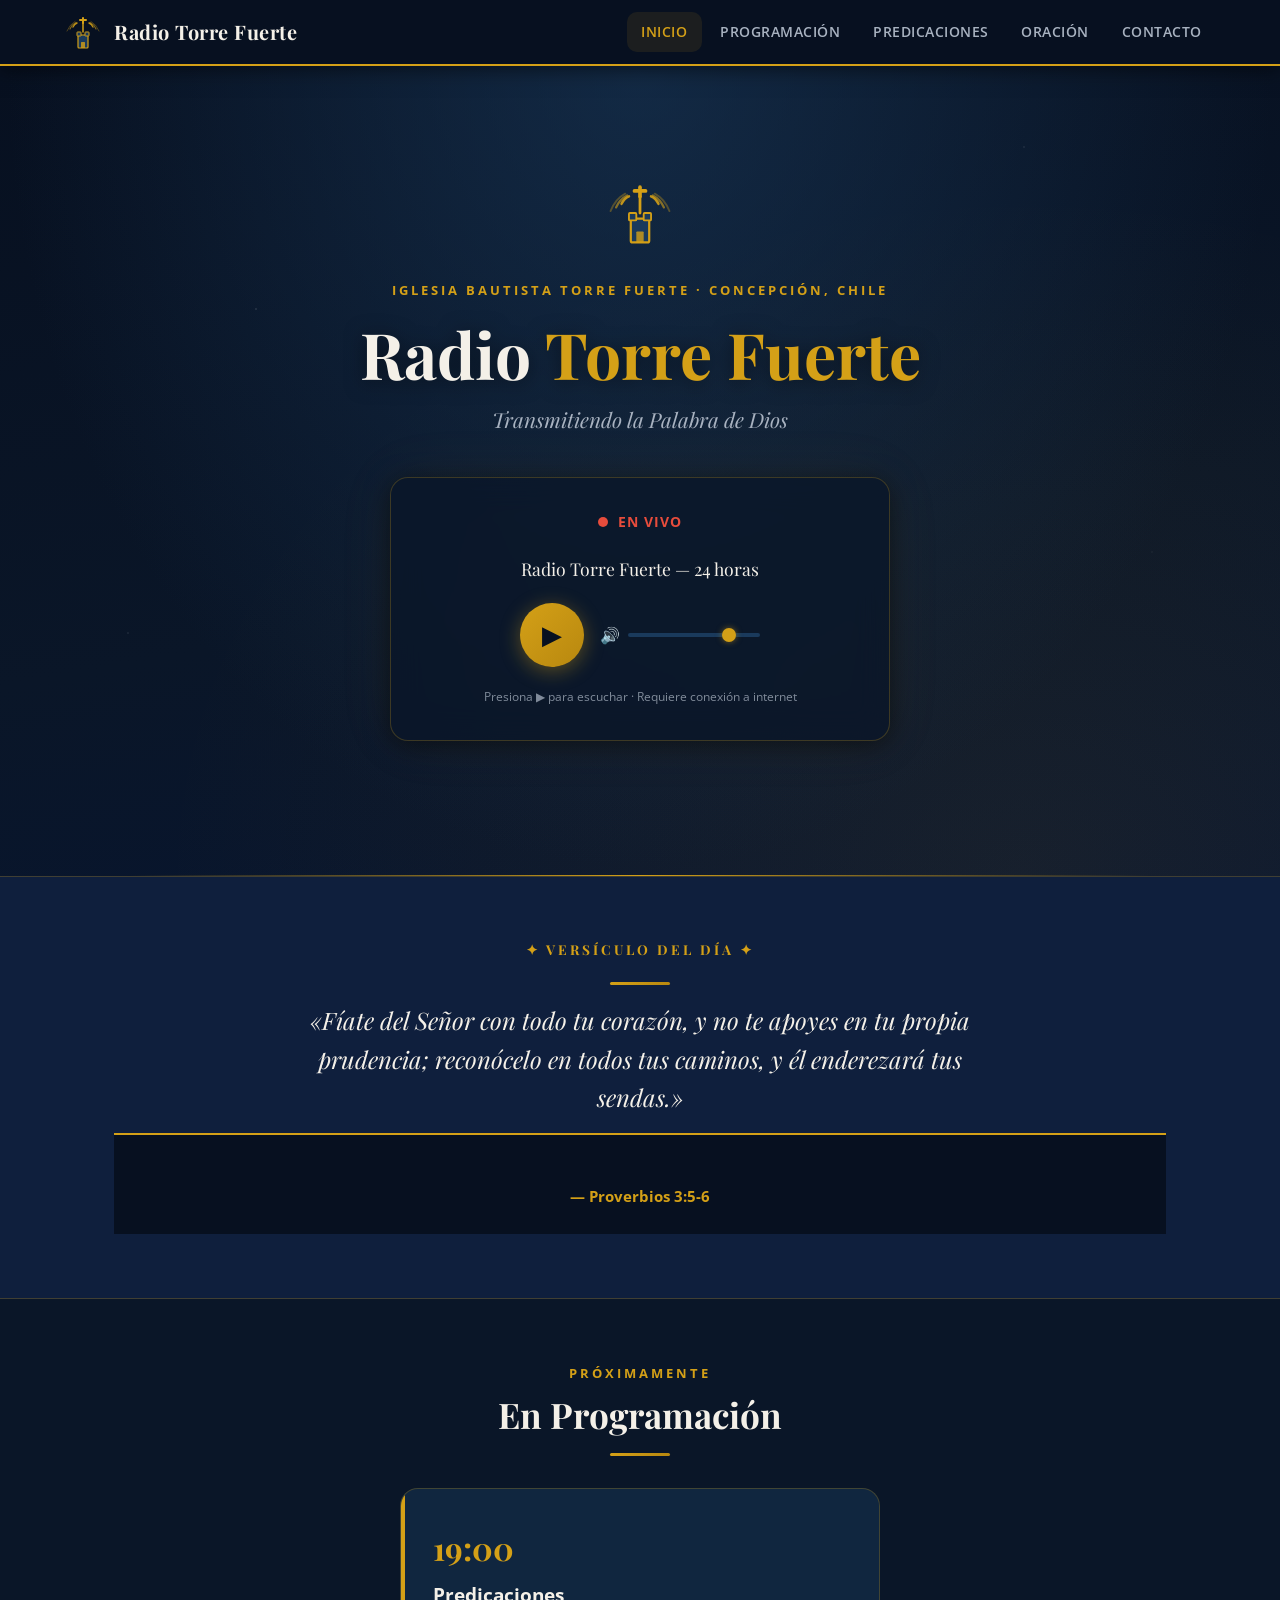
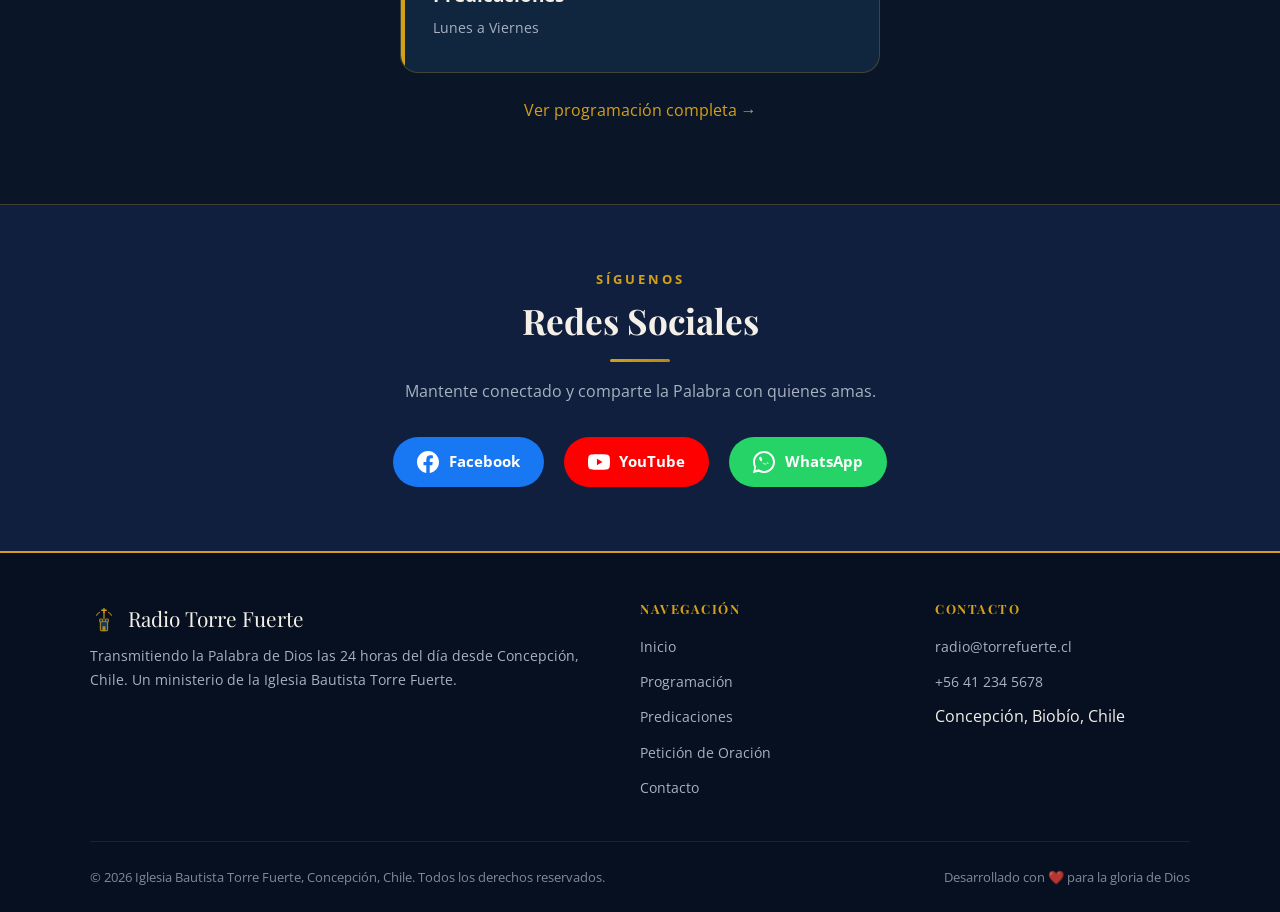
<file: index.html>
<!DOCTYPE html>
<html lang="es">
<head>
  <meta charset="UTF-8" />
  <meta name="viewport" content="width=device-width, initial-scale=1.0" />
  <meta name="description" content="Radio Torre Fuerte — Transmitiendo la Palabra de Dios. Web radio cristiana de la Iglesia Bautista Torre Fuerte, Concepción, Chile." />
  <meta name="theme-color" content="#0a1628" />
  <title>Radio Torre Fuerte | Transmitiendo la Palabra de Dios</title>

  <!-- Google Fonts -->
  <link rel="preconnect" href="https://fonts.googleapis.com" />
  <link rel="preconnect" href="https://fonts.gstatic.com" crossorigin />
  <link href="https://fonts.googleapis.com/css2?family=Playfair+Display:ital,wght@0,600;0,700;1,500&family=Open+Sans:wght@400;600;700&display=swap" rel="stylesheet" />

  <link rel="stylesheet" href="css/style.css" />
</head>
<body>

  <!-- ======================================================
       NAVBAR
       ====================================================== -->
  <nav class="navbar" role="navigation" aria-label="Navegación principal">
    <div class="navbar-inner">

      <!-- Logo + Nombre -->
      <a href="index.html" class="navbar-brand" aria-label="Radio Torre Fuerte — Inicio">
        <!-- Logo SVG: Torre con ondas de radio y cruz -->
        <svg width="38" height="38" viewBox="0 0 38 38" fill="none" xmlns="http://www.w3.org/2000/svg" aria-hidden="true">
          <!-- Torre / Edificio -->
          <rect x="14" y="22" width="10" height="13" rx="1" fill="#1a3a5c" stroke="#d4a017" stroke-width="1.2"/>
          <!-- Puerta de la torre -->
          <rect x="17" y="29" width="4" height="6" rx="0.5" fill="#d4a017" opacity="0.8"/>
          <!-- Muros de almenas -->
          <rect x="13" y="19" width="4"  height="4" rx="0.5" fill="#1a3a5c" stroke="#d4a017" stroke-width="1"/>
          <rect x="21" y="19" width="4"  height="4" rx="0.5" fill="#1a3a5c" stroke="#d4a017" stroke-width="1"/>
          <!-- Poste de la antena -->
          <line x1="19" y1="19" x2="19" y2="10" stroke="#d4a017" stroke-width="1.5" stroke-linecap="round"/>
          <!-- Cruz en la cima -->
          <line x1="19" y1="5"  x2="19" y2="10" stroke="#d4a017" stroke-width="2"   stroke-linecap="round"/>
          <line x1="16" y1="7"  x2="22" y2="7"  stroke="#d4a017" stroke-width="2"   stroke-linecap="round"/>
          <!-- Ondas de radio (arcos) -->
          <path d="M9 14 Q10.5 11 13 10"   stroke="#d4a017" stroke-width="1.4" stroke-linecap="round" fill="none" opacity="0.9"/>
          <path d="M6 16 Q8 11.5 12 9.5"   stroke="#d4a017" stroke-width="1.2" stroke-linecap="round" fill="none" opacity="0.6"/>
          <path d="M3 18 Q5.5 11.5 11 8.5" stroke="#d4a017" stroke-width="1"   stroke-linecap="round" fill="none" opacity="0.35"/>
          <path d="M29 14 Q27.5 11 25 10"  stroke="#d4a017" stroke-width="1.4" stroke-linecap="round" fill="none" opacity="0.9"/>
          <path d="M32 16 Q30 11.5 26 9.5" stroke="#d4a017" stroke-width="1.2" stroke-linecap="round" fill="none" opacity="0.6"/>
          <path d="M35 18 Q32.5 11.5 27 8.5" stroke="#d4a017" stroke-width="1" stroke-linecap="round" fill="none" opacity="0.35"/>
        </svg>
        <span>Radio Torre Fuerte</span>
      </a>

      <!-- Menú principal -->
      <ul class="nav-menu" id="nav-menu" role="menubar">
        <li role="none"><a href="index.html"        role="menuitem">Inicio</a></li>
        <li role="none"><a href="programacion.html" role="menuitem">Programación</a></li>
        <li role="none"><a href="predicaciones.html" role="menuitem">Predicaciones</a></li>
        <li role="none"><a href="oracion.html"      role="menuitem">Oración</a></li>
        <li role="none"><a href="contacto.html"     role="menuitem">Contacto</a></li>
      </ul>

      <!-- Hamburger (móvil) -->
      <button class="hamburger" id="hamburger-btn" aria-label="Abrir menú" aria-expanded="false" aria-controls="nav-menu">
        <span></span><span></span><span></span>
      </button>
    </div>
  </nav>

  <!-- Overlay del menú móvil -->
  <div class="nav-overlay" id="nav-overlay" aria-hidden="true"></div>

  <main>

    <!-- ======================================================
         HERO — REPRODUCTOR EN VIVO
         ====================================================== -->
    <section class="hero" aria-labelledby="hero-heading">

      <!-- Logo grande decorativo -->
      <div class="hero-logo fade-in">
        <svg width="70" height="70" viewBox="0 0 38 38" fill="none" xmlns="http://www.w3.org/2000/svg" aria-hidden="true">
          <rect x="14" y="22" width="10" height="13" rx="1" fill="#1a3a5c" stroke="#d4a017" stroke-width="1.2"/>
          <rect x="17" y="29" width="4"  height="6"  rx="0.5" fill="#d4a017" opacity="0.8"/>
          <rect x="13" y="19" width="4"  height="4"  rx="0.5" fill="#1a3a5c" stroke="#d4a017" stroke-width="1"/>
          <rect x="21" y="19" width="4"  height="4"  rx="0.5" fill="#1a3a5c" stroke="#d4a017" stroke-width="1"/>
          <line x1="19" y1="19" x2="19" y2="10" stroke="#d4a017" stroke-width="1.5" stroke-linecap="round"/>
          <line x1="19" y1="5"  x2="19" y2="10" stroke="#d4a017" stroke-width="2"   stroke-linecap="round"/>
          <line x1="16" y1="7"  x2="22" y2="7"  stroke="#d4a017" stroke-width="2"   stroke-linecap="round"/>
          <path d="M9 14 Q10.5 11 13 10"   stroke="#d4a017" stroke-width="1.4" stroke-linecap="round" fill="none" opacity="0.9"/>
          <path d="M6 16 Q8 11.5 12 9.5"   stroke="#d4a017" stroke-width="1.2" stroke-linecap="round" fill="none" opacity="0.6"/>
          <path d="M3 18 Q5.5 11.5 11 8.5" stroke="#d4a017" stroke-width="1"   stroke-linecap="round" fill="none" opacity="0.35"/>
          <path d="M29 14 Q27.5 11 25 10"  stroke="#d4a017" stroke-width="1.4" stroke-linecap="round" fill="none" opacity="0.9"/>
          <path d="M32 16 Q30 11.5 26 9.5" stroke="#d4a017" stroke-width="1.2" stroke-linecap="round" fill="none" opacity="0.6"/>
          <path d="M35 18 Q32.5 11.5 27 8.5" stroke="#d4a017" stroke-width="1" stroke-linecap="round" fill="none" opacity="0.35"/>
        </svg>
      </div>

      <p class="hero-eyebrow fade-in fade-in-delay-1">Iglesia Bautista Torre Fuerte · Concepción, Chile</p>

      <h1 id="hero-heading" class="fade-in fade-in-delay-1">
        Radio <span>Torre Fuerte</span>
      </h1>

      <p class="hero-slogan fade-in fade-in-delay-2">Transmitiendo la Palabra de Dios</p>

      <!-- Reproductor principal -->
      <div class="player-card fade-in fade-in-delay-3" role="region" aria-label="Reproductor de radio en vivo">

        <!-- Estado EN VIVO / FUERA DEL AIRE -->
        <div class="player-status" id="player-status" aria-live="polite">
          <span class="vivo-dot" id="vivo-dot"></span>
          <span class="vivo-label">EN VIVO</span>
        </div>

        <p class="player-title">Radio Torre Fuerte — 24 horas</p>

        <!-- Elemento de audio nativo (oculto, manejado por JS) -->
        <!-- ⚠️ IMPORTANTE: Reemplaza XXXXXXXXX con tu stream ID de Zeno.fm -->
        <!-- Ejemplo: https://stream.zeno.fm/abcde12345uv -->
        <audio
          id="stream-audio"
          preload="none"
          data-src="https://stream.zeno.fm/XXXXXXXXX"
          aria-label="Stream de Radio Torre Fuerte">
        </audio>

        <!-- Controles personalizados -->
        <div class="player-controls">
          <!-- Botón play/pause -->
          <button
            class="btn-play"
            id="btn-play"
            aria-label="Reproducir"
            title="Reproducir / Pausar">
            ▶
          </button>

          <!-- Control de volumen -->
          <div class="volume-control">
            <label for="volume-slider" title="Volumen">🔊</label>
            <input
              type="range"
              id="volume-slider"
              min="0"
              max="1"
              step="0.05"
              value="0.8"
              aria-label="Control de volumen" />
          </div>
        </div>

        <p class="player-note">Presiona ▶ para escuchar · Requiere conexión a internet</p>
      </div><!-- /player-card -->

    </section><!-- /hero -->


    <!-- ======================================================
         VERSÍCULO DEL DÍA
         ====================================================== -->
    <section class="versiculo-section" aria-labelledby="versiculo-heading">
      <div class="container">
        <h2 id="versiculo-heading">✦ Versículo del Día ✦</h2>
        <div class="divider"></div>

        <blockquote>
          <p class="versiculo-text" id="versiculo-texto">Cargando versículo…</p>
          <footer>
            <cite class="versiculo-ref" id="versiculo-ref"></cite>
          </footer>
        </blockquote>
      </div>
    </section>


    <!-- ======================================================
         PRÓXIMO PROGRAMA
         ====================================================== -->
    <section class="proximo-section" aria-labelledby="proximo-heading">
      <div class="container">
        <span class="section-label">Próximamente</span>
        <h2 id="proximo-heading">En Programación</h2>
        <div class="divider"></div>

        <div class="proximo-card" id="proximo-programa">
          <div class="proximo-time">—:—</div>
          <div class="proximo-name">Cargando…</div>
          <p class="proximo-desc"></p>
        </div>

        <p style="margin-top:1.5rem;">
          <a href="programacion.html">Ver programación completa →</a>
        </p>
      </div>
    </section>


    <!-- ======================================================
         REDES SOCIALES
         ====================================================== -->
    <section class="social-section" aria-labelledby="social-heading">
      <div class="container">
        <span class="section-label">Síguenos</span>
        <h2 id="social-heading">Redes Sociales</h2>
        <div class="divider"></div>
        <p>Mantente conectado y comparte la Palabra con quienes amas.</p>

        <div class="social-grid">
          <!-- ⚠️ Reemplaza los # con tus URLs reales -->
          <a href="https://www.facebook.com/TorreFuerteConcepcion"
             target="_blank" rel="noopener noreferrer"
             class="social-btn facebook"
             aria-label="Visitar Facebook de Radio Torre Fuerte">
            <svg viewBox="0 0 24 24" aria-hidden="true">
              <path d="M24 12.07C24 5.41 18.63 0 12 0S0 5.41 0 12.07C0 18.1 4.39 23.1 10.13 24v-8.44H7.08v-3.49h3.04V9.41c0-3.02 1.8-4.7 4.54-4.7 1.31 0 2.68.24 2.68.24v2.97h-1.51c-1.49 0-1.95.93-1.95 1.88v2.27h3.32l-.53 3.49h-2.79V24C19.61 23.1 24 18.1 24 12.07z"/>
            </svg>
            Facebook
          </a>

          <a href="https://www.youtube.com/@TorreFuerteConcepcion"
             target="_blank" rel="noopener noreferrer"
             class="social-btn youtube"
             aria-label="Visitar YouTube de Radio Torre Fuerte">
            <svg viewBox="0 0 24 24" aria-hidden="true">
              <path d="M23.5 6.19a3.02 3.02 0 00-2.13-2.14C19.52 3.5 12 3.5 12 3.5s-7.52 0-9.37.55A3.02 3.02 0 00.5 6.19C0 8.07 0 12 0 12s0 3.93.5 5.81a3.02 3.02 0 002.13 2.14C4.48 20.5 12 20.5 12 20.5s7.52 0 9.37-.55a3.02 3.02 0 002.13-2.14C24 15.93 24 12 24 12s0-3.93-.5-5.81zM9.75 15.52V8.48L15.82 12l-6.07 3.52z"/>
            </svg>
            YouTube
          </a>

          <a href="https://wa.me/56912345678"
             target="_blank" rel="noopener noreferrer"
             class="social-btn whatsapp"
             aria-label="Contactar por WhatsApp">
            <svg viewBox="0 0 24 24" aria-hidden="true">
              <path d="M17.47 14.38c-.3-.15-1.76-.87-2.03-.97-.27-.1-.47-.15-.67.15s-.77.97-.94 1.17c-.17.2-.35.22-.65.07-.3-.15-1.26-.46-2.4-1.48-.89-.79-1.49-1.76-1.66-2.06-.17-.3-.02-.46.13-.61.13-.13.3-.35.45-.52.15-.17.2-.3.3-.5.1-.2.05-.37-.02-.52-.07-.15-.67-1.6-.92-2.2-.24-.58-.49-.5-.67-.51-.17 0-.37-.02-.57-.02s-.52.07-.79.37c-.27.3-1.03 1-.03 2.43 1 1.44 1.98 2.68 4.3 3.84 2.32 1.17 2.32.78 2.74.73.42-.05 1.37-.56 1.56-1.1.2-.54.2-1 .14-1.1-.07-.1-.27-.17-.57-.32z"/>
              <path d="M12 0C5.37 0 0 5.37 0 12c0 2.12.56 4.11 1.53 5.83L0 24l6.35-1.5A11.95 11.95 0 0012 24c6.63 0 12-5.37 12-12S18.63 0 12 0zm0 21.8a9.78 9.78 0 01-5.3-1.56l-.38-.22-3.76.89.95-3.65-.25-.38A9.76 9.76 0 012.2 12C2.2 6.58 6.58 2.2 12 2.2S21.8 6.58 21.8 12 17.42 21.8 12 21.8z"/>
            </svg>
            WhatsApp
          </a>
        </div>
      </div>
    </section>

  </main>


  <!-- ======================================================
       FOOTER
       ====================================================== -->
  <footer>
    <div class="footer-grid">
      <!-- Columna 1: Marca -->
      <div>
        <div class="footer-brand-name">
          <svg width="28" height="28" viewBox="0 0 38 38" fill="none" xmlns="http://www.w3.org/2000/svg" aria-hidden="true">
            <rect x="14" y="22" width="10" height="13" rx="1" fill="#1a3a5c" stroke="#d4a017" stroke-width="1.2"/>
            <rect x="17" y="29" width="4"  height="6"  rx="0.5" fill="#d4a017" opacity="0.8"/>
            <rect x="13" y="19" width="4"  height="4"  rx="0.5" fill="#1a3a5c" stroke="#d4a017" stroke-width="1"/>
            <rect x="21" y="19" width="4"  height="4"  rx="0.5" fill="#1a3a5c" stroke="#d4a017" stroke-width="1"/>
            <line x1="19" y1="19" x2="19" y2="10" stroke="#d4a017" stroke-width="1.5" stroke-linecap="round"/>
            <line x1="19" y1="5"  x2="19" y2="10" stroke="#d4a017" stroke-width="2"   stroke-linecap="round"/>
            <line x1="16" y1="7"  x2="22" y2="7"  stroke="#d4a017" stroke-width="2"   stroke-linecap="round"/>
            <path d="M9 14 Q10.5 11 13 10"   stroke="#d4a017" stroke-width="1.4" stroke-linecap="round" fill="none" opacity="0.9"/>
            <path d="M29 14 Q27.5 11 25 10"  stroke="#d4a017" stroke-width="1.4" stroke-linecap="round" fill="none" opacity="0.9"/>
          </svg>
          Radio Torre Fuerte
        </div>
        <p class="footer-desc">
          Transmitiendo la Palabra de Dios las 24 horas del día desde Concepción, Chile.
          Un ministerio de la Iglesia Bautista Torre Fuerte.
        </p>
      </div>

      <!-- Columna 2: Navegación -->
      <div class="footer-col">
        <h4>Navegación</h4>
        <ul class="footer-links">
          <li><a href="index.html">Inicio</a></li>
          <li><a href="programacion.html">Programación</a></li>
          <li><a href="predicaciones.html">Predicaciones</a></li>
          <li><a href="oracion.html">Petición de Oración</a></li>
          <li><a href="contacto.html">Contacto</a></li>
        </ul>
      </div>

      <!-- Columna 3: Contacto rápido -->
      <div class="footer-col">
        <h4>Contacto</h4>
        <ul class="footer-links">
          <!-- ⚠️ Reemplaza con datos reales -->
          <li><a href="mailto:radio@torrefuerte.cl">radio@torrefuerte.cl</a></li>
          <li><a href="tel:+56412345678">+56 41 234 5678</a></li>
          <li>Concepción, Biobío, Chile</li>
        </ul>
      </div>
    </div>

    <!-- Copyright -->
    <div class="footer-bottom">
      <p>© <span class="footer-year"></span> Iglesia Bautista Torre Fuerte, Concepción, Chile. Todos los derechos reservados.</p>
      <p>Desarrollado con ❤️ para la gloria de Dios</p>
    </div>
  </footer>

  <script src="js/main.js"></script>
</body>
</html>
</file>
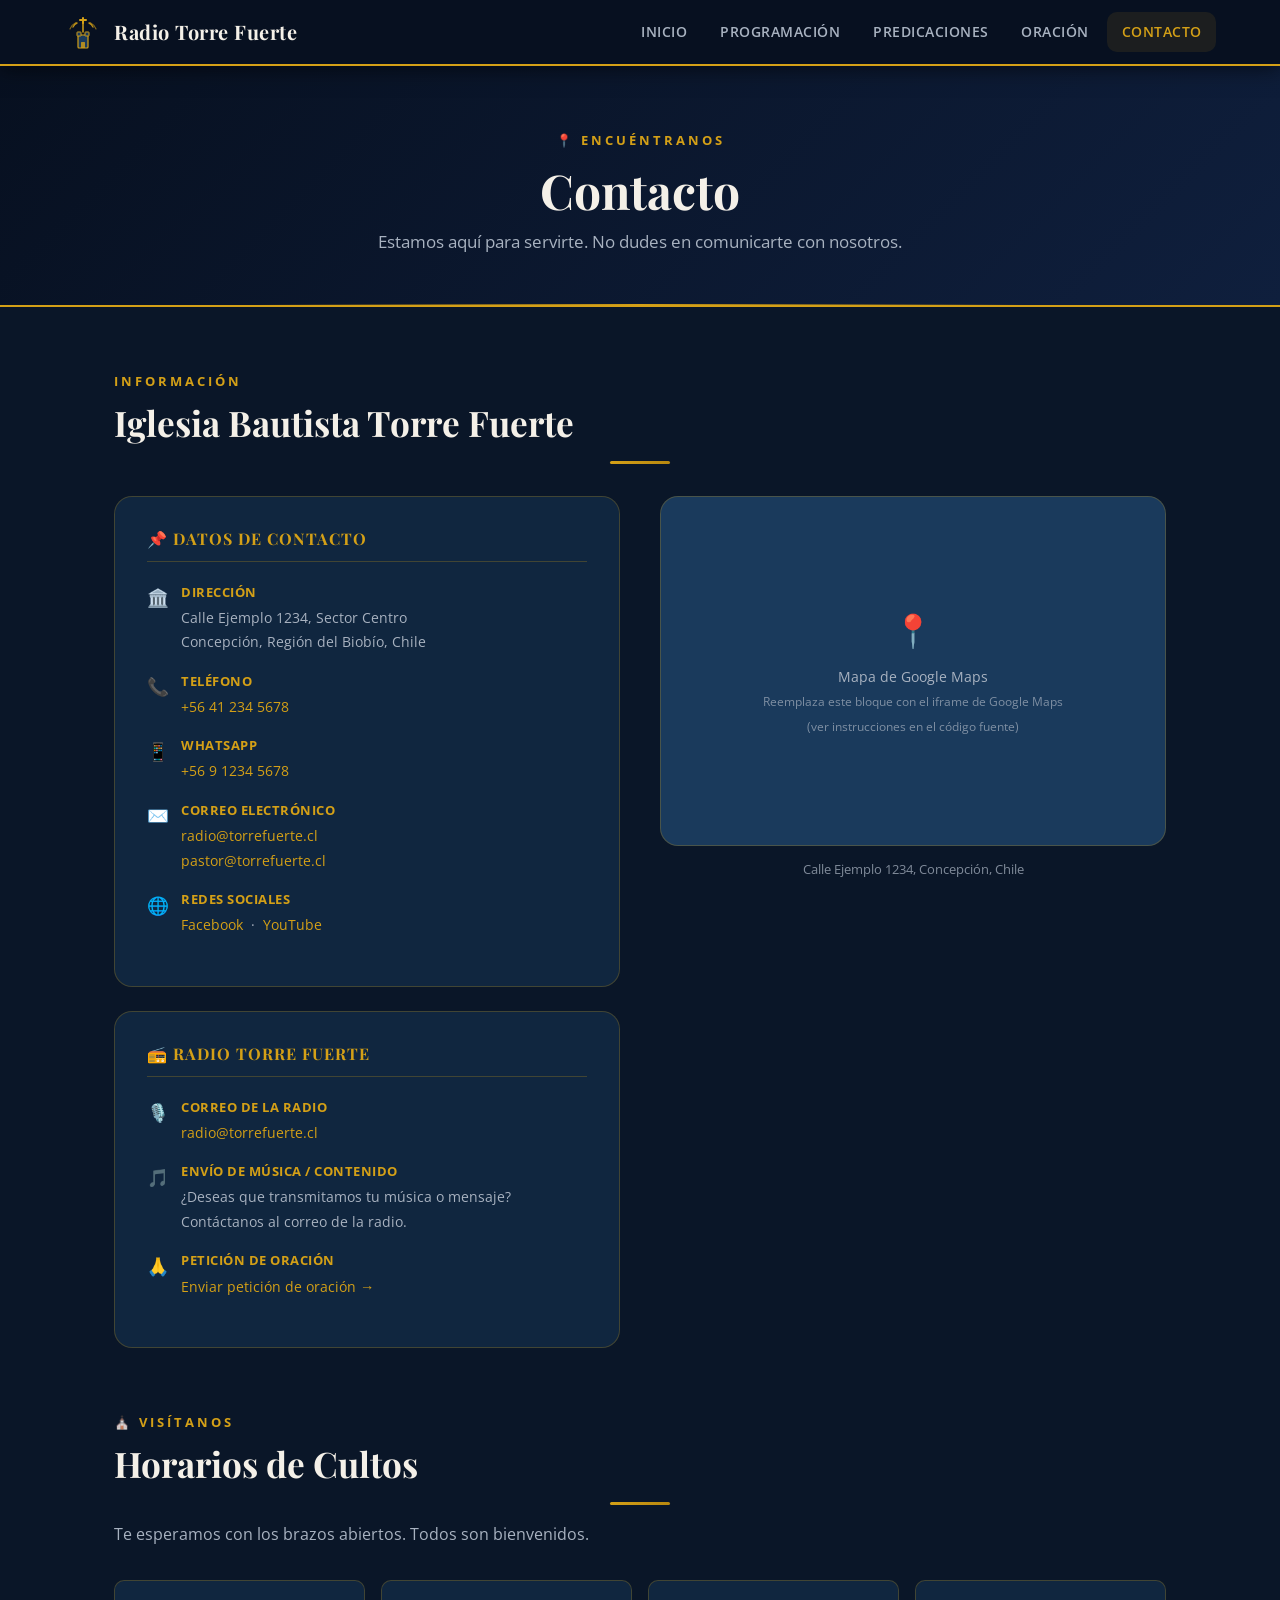
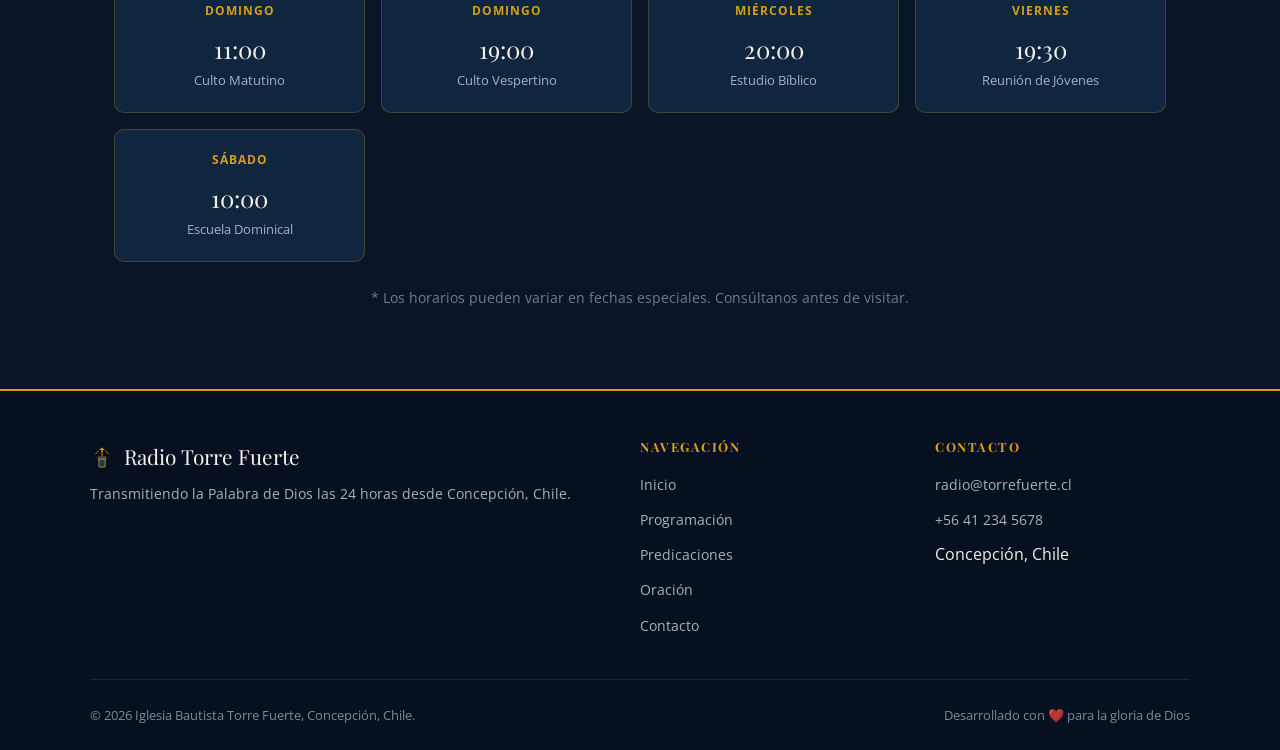
<file: contacto.html>
<!DOCTYPE html>
<html lang="es">
<head>
  <meta charset="UTF-8" />
  <meta name="viewport" content="width=device-width, initial-scale=1.0" />
  <meta name="description" content="Contacto — Iglesia Bautista Torre Fuerte, Concepción, Chile. Horarios de culto, dirección y mapa." />
  <meta name="theme-color" content="#0a1628" />
  <title>Contacto | Radio Torre Fuerte</title>
  <link rel="preconnect" href="https://fonts.googleapis.com" />
  <link rel="preconnect" href="https://fonts.gstatic.com" crossorigin />
  <link href="https://fonts.googleapis.com/css2?family=Playfair+Display:ital,wght@0,600;0,700;1,500&family=Open+Sans:wght@400;600;700&display=swap" rel="stylesheet" />
  <link rel="stylesheet" href="css/style.css" />
</head>
<body>

  <!-- NAVBAR -->
  <nav class="navbar" role="navigation" aria-label="Navegación principal">
    <div class="navbar-inner">
      <a href="index.html" class="navbar-brand" aria-label="Radio Torre Fuerte — Inicio">
        <svg width="38" height="38" viewBox="0 0 38 38" fill="none" xmlns="http://www.w3.org/2000/svg" aria-hidden="true">
          <rect x="14" y="22" width="10" height="13" rx="1" fill="#1a3a5c" stroke="#d4a017" stroke-width="1.2"/>
          <rect x="17" y="29" width="4" height="6" rx="0.5" fill="#d4a017" opacity="0.8"/>
          <rect x="13" y="19" width="4"  height="4"  rx="0.5" fill="#1a3a5c" stroke="#d4a017" stroke-width="1"/>
          <rect x="21" y="19" width="4"  height="4"  rx="0.5" fill="#1a3a5c" stroke="#d4a017" stroke-width="1"/>
          <line x1="19" y1="19" x2="19" y2="10" stroke="#d4a017" stroke-width="1.5" stroke-linecap="round"/>
          <line x1="19" y1="5"  x2="19" y2="10" stroke="#d4a017" stroke-width="2"   stroke-linecap="round"/>
          <line x1="16" y1="7"  x2="22" y2="7"  stroke="#d4a017" stroke-width="2"   stroke-linecap="round"/>
          <path d="M9 14 Q10.5 11 13 10"  stroke="#d4a017" stroke-width="1.4" stroke-linecap="round" fill="none" opacity="0.9"/>
          <path d="M6 16 Q8 11.5 12 9.5"  stroke="#d4a017" stroke-width="1.2" stroke-linecap="round" fill="none" opacity="0.6"/>
          <path d="M29 14 Q27.5 11 25 10" stroke="#d4a017" stroke-width="1.4" stroke-linecap="round" fill="none" opacity="0.9"/>
          <path d="M32 16 Q30 11.5 26 9.5" stroke="#d4a017" stroke-width="1.2" stroke-linecap="round" fill="none" opacity="0.6"/>
        </svg>
        <span>Radio Torre Fuerte</span>
      </a>
      <ul class="nav-menu" id="nav-menu" role="menubar">
        <li role="none"><a href="index.html"         role="menuitem">Inicio</a></li>
        <li role="none"><a href="programacion.html"  role="menuitem">Programación</a></li>
        <li role="none"><a href="predicaciones.html" role="menuitem">Predicaciones</a></li>
        <li role="none"><a href="oracion.html"       role="menuitem">Oración</a></li>
        <li role="none"><a href="contacto.html"      role="menuitem">Contacto</a></li>
      </ul>
      <button class="hamburger" id="hamburger-btn" aria-label="Abrir menú" aria-expanded="false" aria-controls="nav-menu">
        <span></span><span></span><span></span>
      </button>
    </div>
  </nav>
  <div class="nav-overlay" id="nav-overlay" aria-hidden="true"></div>

  <main>

    <!-- PAGE HEADER -->
    <header class="page-header fade-in" aria-labelledby="contacto-heading">
      <div class="container">
        <span class="section-label">📍 Encuéntranos</span>
        <h1 id="contacto-heading">Contacto</h1>
        <p>Estamos aquí para servirte. No dudes en comunicarte con nosotros.</p>
      </div>
    </header>


    <!-- INFORMACIÓN DE CONTACTO -->
    <section aria-labelledby="info-heading">
      <div class="container">

        <span class="section-label">Información</span>
        <h2 id="info-heading">Iglesia Bautista Torre Fuerte</h2>
        <div class="divider"></div>

        <div class="contacto-layout fade-in">

          <!-- ——— DATOS DE CONTACTO ——— -->
          <div>
            <!-- Dirección y datos -->
            <div class="info-card" style="margin-bottom:1.5rem;">
              <h3>📌 Datos de Contacto</h3>

              <div class="info-item">
                <span class="info-icon">🏛️</span>
                <div>
                  <strong>Dirección</strong>
                  <!-- ⚠️ Reemplaza con la dirección real de la iglesia -->
                  <p>Calle Ejemplo 1234, Sector Centro<br>Concepción, Región del Biobío, Chile</p>
                </div>
              </div>

              <div class="info-item">
                <span class="info-icon">📞</span>
                <div>
                  <strong>Teléfono</strong>
                  <!-- ⚠️ Reemplaza con el teléfono real -->
                  <p><a href="tel:+56412345678">+56 41 234 5678</a></p>
                </div>
              </div>

              <div class="info-item">
                <span class="info-icon">📱</span>
                <div>
                  <strong>WhatsApp</strong>
                  <!-- ⚠️ Reemplaza con el número real (formato internacional sin +) -->
                  <p><a href="https://wa.me/56912345678" target="_blank" rel="noopener noreferrer">+56 9 1234 5678</a></p>
                </div>
              </div>

              <div class="info-item">
                <span class="info-icon">✉️</span>
                <div>
                  <strong>Correo Electrónico</strong>
                  <!-- ⚠️ Reemplaza con el correo real -->
                  <p><a href="mailto:radio@torrefuerte.cl">radio@torrefuerte.cl</a><br>
                     <a href="mailto:pastor@torrefuerte.cl">pastor@torrefuerte.cl</a></p>
                </div>
              </div>

              <div class="info-item">
                <span class="info-icon">🌐</span>
                <div>
                  <strong>Redes Sociales</strong>
                  <p>
                    <!-- ⚠️ Reemplaza con los perfiles reales -->
                    <a href="https://www.facebook.com/TorreFuerteConcepcion" target="_blank" rel="noopener noreferrer">Facebook</a> &nbsp;·&nbsp;
                    <a href="https://www.youtube.com/@TorreFuerteConcepcion" target="_blank" rel="noopener noreferrer">YouTube</a>
                  </p>
                </div>
              </div>
            </div>

            <!-- Radio específico -->
            <div class="info-card">
              <h3>📻 Radio Torre Fuerte</h3>

              <div class="info-item">
                <span class="info-icon">🎙️</span>
                <div>
                  <strong>Correo de la Radio</strong>
                  <p><a href="mailto:radio@torrefuerte.cl">radio@torrefuerte.cl</a></p>
                </div>
              </div>

              <div class="info-item">
                <span class="info-icon">🎵</span>
                <div>
                  <strong>Envío de Música / Contenido</strong>
                  <p>¿Deseas que transmitamos tu música o mensaje?<br>
                  Contáctanos al correo de la radio.</p>
                </div>
              </div>

              <div class="info-item">
                <span class="info-icon">🙏</span>
                <div>
                  <strong>Petición de Oración</strong>
                  <p>
                    <a href="oracion.html">Enviar petición de oración →</a>
                  </p>
                </div>
              </div>
            </div>
          </div><!-- /columna izquierda -->


          <!-- ——— MAPA ——— -->
          <div>
            <!--
              ⚠️ INSTRUCCIONES PARA AGREGAR EL MAPA:
              1. Ve a Google Maps: https://maps.google.com
              2. Busca la dirección de la iglesia
              3. Haz clic en "Compartir" → "Insertar mapa"
              4. Copia el código del iframe
              5. Reemplaza el iframe placeholder de abajo con tu código

              EJEMPLO de iframe real:
              <iframe
                src="https://www.google.com/maps/embed?pb=!1m18!..."
                width="100%" height="350" style="border:0;" allowfullscreen=""
                loading="lazy" referrerpolicy="no-referrer-when-downgrade">
              </iframe>
            -->
            <div class="map-container" role="complementary" aria-label="Mapa de ubicación">
              <!-- ⚠️ REEMPLAZA ESTE PLACEHOLDER CON TU IFRAME DE GOOGLE MAPS -->
              <span style="font-size:2rem;" aria-hidden="true">📍</span>
              <span>
                Mapa de Google Maps<br>
                <small style="font-size:0.78rem; opacity:0.7;">
                  Reemplaza este bloque con el iframe de Google Maps<br>
                  (ver instrucciones en el código fuente)
                </small>
              </span>

              <!-- DESCOMENTA Y AJUSTA EL IFRAME CUANDO TENGAS LA DIRECCIÓN:
              <iframe
                src="https://www.google.com/maps/embed?pb=REEMPLAZA_AQUI"
                width="100%"
                height="350"
                style="border:0;"
                allowfullscreen=""
                loading="lazy"
                referrerpolicy="no-referrer-when-downgrade"
                title="Ubicación de la Iglesia Bautista Torre Fuerte, Concepción">
              </iframe>
              -->
            </div>

            <p style="font-size:0.82rem; color:var(--color-gray); text-align:center; margin-top:0.75rem; opacity:0.75;">
              <!-- ⚠️ Reemplaza con la dirección real -->
              Calle Ejemplo 1234, Concepción, Chile
            </p>
          </div><!-- /mapa -->

        </div><!-- /contacto-layout -->

      </div>
    </section>


    <!-- HORARIOS DE CULTOS -->
    <section style="padding-top:0;" aria-labelledby="cultos-heading">
      <div class="container">

        <span class="section-label">⛪ Visítanos</span>
        <h2 id="cultos-heading">Horarios de Cultos</h2>
        <div class="divider"></div>
        <p>Te esperamos con los brazos abiertos. Todos son bienvenidos.</p>

        <div class="cultos-grid fade-in">

          <div class="culto-item">
            <span class="dia">Domingo</span>
            <span class="hora">11:00</span>
            <p class="tipo">Culto Matutino</p>
          </div>

          <div class="culto-item">
            <span class="dia">Domingo</span>
            <span class="hora">19:00</span>
            <p class="tipo">Culto Vespertino</p>
          </div>

          <div class="culto-item">
            <span class="dia">Miércoles</span>
            <span class="hora">20:00</span>
            <p class="tipo">Estudio Bíblico</p>
          </div>

          <div class="culto-item">
            <span class="dia">Viernes</span>
            <span class="hora">19:30</span>
            <p class="tipo">Reunión de Jóvenes</p>
          </div>

          <div class="culto-item">
            <span class="dia">Sábado</span>
            <span class="hora">10:00</span>
            <p class="tipo">Escuela Dominical</p>
          </div>

        </div>

        <p class="text-center" style="margin-top:1.5rem; font-size:0.85rem; opacity:0.65;">
          * Los horarios pueden variar en fechas especiales. Consúltanos antes de visitar.
        </p>

      </div>
    </section>

  </main>


  <!-- FOOTER -->
  <footer>
    <div class="footer-grid">
      <div>
        <div class="footer-brand-name">
          <svg width="24" height="24" viewBox="0 0 38 38" fill="none" xmlns="http://www.w3.org/2000/svg" aria-hidden="true">
            <rect x="14" y="22" width="10" height="13" rx="1" fill="#1a3a5c" stroke="#d4a017" stroke-width="1.2"/>
            <rect x="13" y="19" width="4" height="4" rx="0.5" fill="#1a3a5c" stroke="#d4a017" stroke-width="1"/>
            <rect x="21" y="19" width="4" height="4" rx="0.5" fill="#1a3a5c" stroke="#d4a017" stroke-width="1"/>
            <line x1="19" y1="19" x2="19" y2="10" stroke="#d4a017" stroke-width="1.5" stroke-linecap="round"/>
            <line x1="19" y1="5"  x2="19" y2="10" stroke="#d4a017" stroke-width="2" stroke-linecap="round"/>
            <line x1="16" y1="7"  x2="22" y2="7"  stroke="#d4a017" stroke-width="2" stroke-linecap="round"/>
            <path d="M9 14 Q10.5 11 13 10"  stroke="#d4a017" stroke-width="1.4" stroke-linecap="round" fill="none" opacity="0.9"/>
            <path d="M29 14 Q27.5 11 25 10" stroke="#d4a017" stroke-width="1.4" stroke-linecap="round" fill="none" opacity="0.9"/>
          </svg>
          Radio Torre Fuerte
        </div>
        <p class="footer-desc">Transmitiendo la Palabra de Dios las 24 horas desde Concepción, Chile.</p>
      </div>
      <div class="footer-col">
        <h4>Navegación</h4>
        <ul class="footer-links">
          <li><a href="index.html">Inicio</a></li>
          <li><a href="programacion.html">Programación</a></li>
          <li><a href="predicaciones.html">Predicaciones</a></li>
          <li><a href="oracion.html">Oración</a></li>
          <li><a href="contacto.html">Contacto</a></li>
        </ul>
      </div>
      <div class="footer-col">
        <h4>Contacto</h4>
        <ul class="footer-links">
          <li><a href="mailto:radio@torrefuerte.cl">radio@torrefuerte.cl</a></li>
          <li><a href="tel:+56412345678">+56 41 234 5678</a></li>
          <li>Concepción, Chile</li>
        </ul>
      </div>
    </div>
    <div class="footer-bottom">
      <p>© <span class="footer-year"></span> Iglesia Bautista Torre Fuerte, Concepción, Chile.</p>
      <p>Desarrollado con ❤️ para la gloria de Dios</p>
    </div>
  </footer>

  <script src="js/main.js"></script>
</body>
</html>
</file>
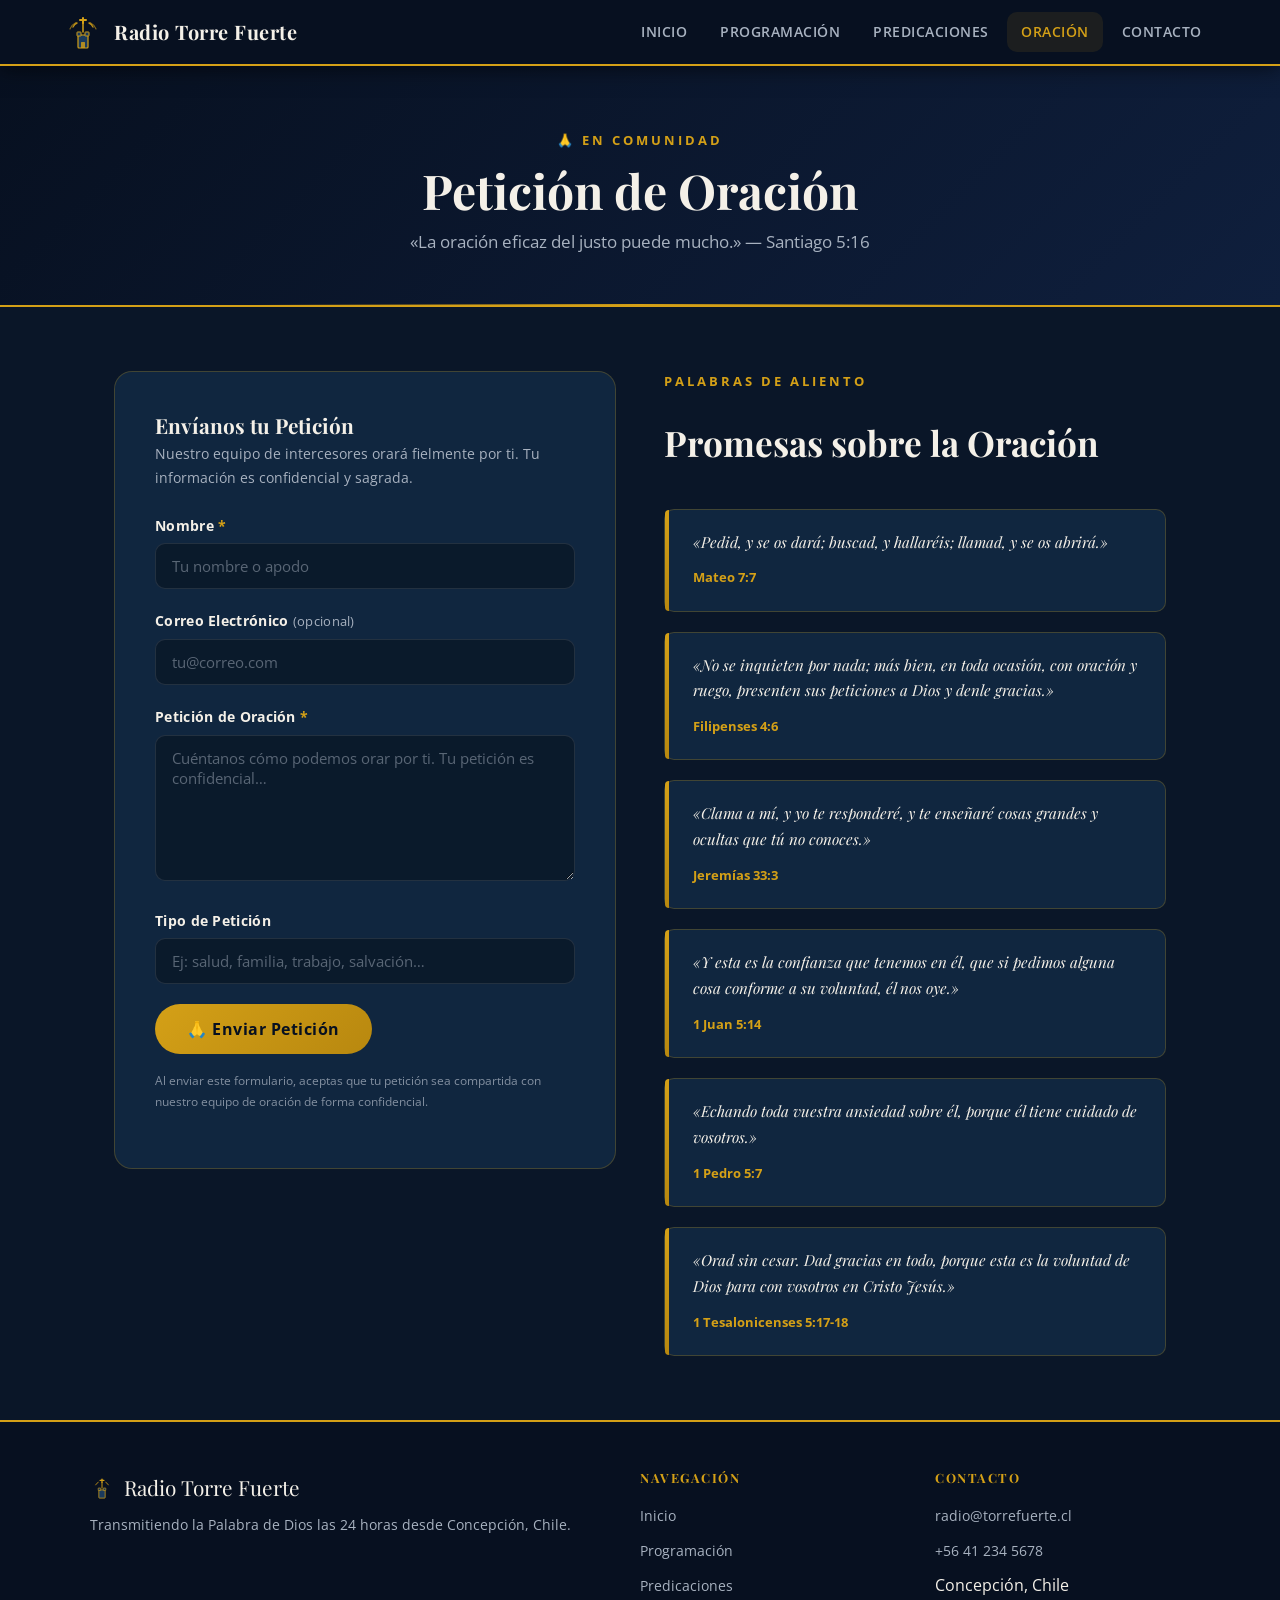
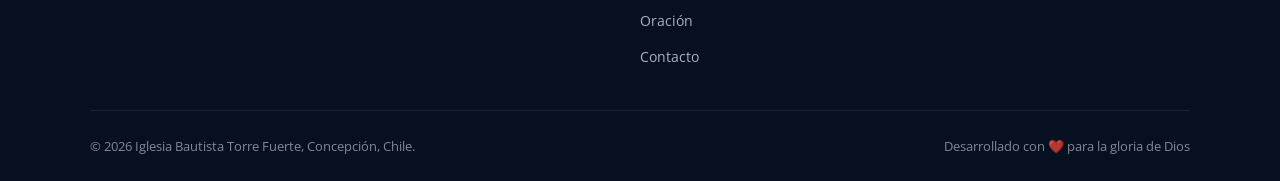
<file: oracion.html>
<!DOCTYPE html>
<html lang="es">
<head>
  <meta charset="UTF-8" />
  <meta name="viewport" content="width=device-width, initial-scale=1.0" />
  <meta name="description" content="Envía tu petición de oración a Radio Torre Fuerte — Iglesia Bautista Torre Fuerte, Concepción, Chile." />
  <meta name="theme-color" content="#0a1628" />
  <title>Petición de Oración | Radio Torre Fuerte</title>
  <link rel="preconnect" href="https://fonts.googleapis.com" />
  <link rel="preconnect" href="https://fonts.gstatic.com" crossorigin />
  <link href="https://fonts.googleapis.com/css2?family=Playfair+Display:ital,wght@0,600;0,700;1,500&family=Open+Sans:wght@400;600;700&display=swap" rel="stylesheet" />
  <link rel="stylesheet" href="css/style.css" />
  <style>
    /* Estilos adicionales para esta página */
    .success-msg {
      display: none;
      background: rgba(39,174,96,0.15);
      border: 1px solid rgba(39,174,96,0.4);
      color: #2ecc71;
      padding: 1rem 1.25rem;
      border-radius: var(--radius);
      margin-bottom: 1.25rem;
      font-weight: 600;
      text-align: center;
    }
    .oracion-form-card h2 {
      font-size: 1.3rem;
      margin-bottom: 0.25rem;
    }
    .oracion-form-card .sub {
      font-size: 0.88rem;
      color: var(--color-gray);
      margin-bottom: 1.5rem;
    }
  </style>
</head>
<body>

  <!-- NAVBAR -->
  <nav class="navbar" role="navigation" aria-label="Navegación principal">
    <div class="navbar-inner">
      <a href="index.html" class="navbar-brand" aria-label="Radio Torre Fuerte — Inicio">
        <svg width="38" height="38" viewBox="0 0 38 38" fill="none" xmlns="http://www.w3.org/2000/svg" aria-hidden="true">
          <rect x="14" y="22" width="10" height="13" rx="1" fill="#1a3a5c" stroke="#d4a017" stroke-width="1.2"/>
          <rect x="17" y="29" width="4" height="6" rx="0.5" fill="#d4a017" opacity="0.8"/>
          <rect x="13" y="19" width="4"  height="4"  rx="0.5" fill="#1a3a5c" stroke="#d4a017" stroke-width="1"/>
          <rect x="21" y="19" width="4"  height="4"  rx="0.5" fill="#1a3a5c" stroke="#d4a017" stroke-width="1"/>
          <line x1="19" y1="19" x2="19" y2="10" stroke="#d4a017" stroke-width="1.5" stroke-linecap="round"/>
          <line x1="19" y1="5"  x2="19" y2="10" stroke="#d4a017" stroke-width="2"   stroke-linecap="round"/>
          <line x1="16" y1="7"  x2="22" y2="7"  stroke="#d4a017" stroke-width="2"   stroke-linecap="round"/>
          <path d="M9 14 Q10.5 11 13 10"  stroke="#d4a017" stroke-width="1.4" stroke-linecap="round" fill="none" opacity="0.9"/>
          <path d="M6 16 Q8 11.5 12 9.5"  stroke="#d4a017" stroke-width="1.2" stroke-linecap="round" fill="none" opacity="0.6"/>
          <path d="M29 14 Q27.5 11 25 10" stroke="#d4a017" stroke-width="1.4" stroke-linecap="round" fill="none" opacity="0.9"/>
          <path d="M32 16 Q30 11.5 26 9.5" stroke="#d4a017" stroke-width="1.2" stroke-linecap="round" fill="none" opacity="0.6"/>
        </svg>
        <span>Radio Torre Fuerte</span>
      </a>
      <ul class="nav-menu" id="nav-menu" role="menubar">
        <li role="none"><a href="index.html"         role="menuitem">Inicio</a></li>
        <li role="none"><a href="programacion.html"  role="menuitem">Programación</a></li>
        <li role="none"><a href="predicaciones.html" role="menuitem">Predicaciones</a></li>
        <li role="none"><a href="oracion.html"       role="menuitem">Oración</a></li>
        <li role="none"><a href="contacto.html"      role="menuitem">Contacto</a></li>
      </ul>
      <button class="hamburger" id="hamburger-btn" aria-label="Abrir menú" aria-expanded="false" aria-controls="nav-menu">
        <span></span><span></span><span></span>
      </button>
    </div>
  </nav>
  <div class="nav-overlay" id="nav-overlay" aria-hidden="true"></div>

  <main>

    <!-- PAGE HEADER -->
    <header class="page-header fade-in" aria-labelledby="oracion-heading">
      <div class="container">
        <span class="section-label">🙏 En Comunidad</span>
        <h1 id="oracion-heading">Petición de Oración</h1>
        <p>«La oración eficaz del justo puede mucho.» — Santiago 5:16</p>
      </div>
    </header>

    <!-- SECCIÓN PRINCIPAL -->
    <section>
      <div class="container">

        <div class="oracion-layout">

          <!-- ——— FORMULARIO ——— -->
          <div class="oracion-form-card fade-in">
            <h2>Envíanos tu Petición</h2>
            <p class="sub">
              Nuestro equipo de intercesores orará fielmente por ti.
              Tu información es confidencial y sagrada.
            </p>

            <!-- Mensaje de éxito (mostrado por JS tras envío) -->
            <div class="success-msg" id="success-msg" role="alert">
              ✅ ¡Tu petición fue enviada! Oraremos por ti. Dios te bendiga.
            </div>

            <!--
              ⚠️ IMPORTANTE — CONFIGURACIÓN DE FORMSPREE:
              1. Crea una cuenta gratuita en https://formspree.io
              2. Crea un nuevo formulario y copia tu ID (ej: f/xpzgdvkb)
              3. Reemplaza "XXXXXXXX" en el action con tu ID real
              Ejemplo: action="https://formspree.io/f/xpzgdvkb"
            -->
            <form
              id="oracion-form"
              action="https://formspree.io/f/XXXXXXXX"
              method="POST"
              novalidate
              aria-label="Formulario de petición de oración">

              <!-- Campo oculto para Formspree -->
              <input type="hidden" name="_subject" value="Nueva Petición de Oración — Radio Torre Fuerte" />
              <input type="text"   name="_gotcha"  style="display:none" tabindex="-1" autocomplete="off" />

              <div class="form-group">
                <label for="nombre">Nombre <span aria-hidden="true" style="color:var(--color-gold)">*</span></label>
                <input
                  type="text"
                  id="nombre"
                  name="nombre"
                  placeholder="Tu nombre o apodo"
                  required
                  autocomplete="given-name"
                  aria-required="true" />
              </div>

              <div class="form-group">
                <label for="email">
                  Correo Electrónico
                  <span style="font-weight:400; color:var(--color-gray); font-size:0.8rem;">(opcional)</span>
                </label>
                <input
                  type="email"
                  id="email"
                  name="email"
                  placeholder="tu@correo.com"
                  autocomplete="email" />
              </div>

              <div class="form-group">
                <label for="peticion">Petición de Oración <span aria-hidden="true" style="color:var(--color-gold)">*</span></label>
                <textarea
                  id="peticion"
                  name="peticion"
                  placeholder="Cuéntanos cómo podemos orar por ti. Tu petición es confidencial…"
                  required
                  aria-required="true"
                  rows="6"></textarea>
              </div>

              <div class="form-group">
                <label for="tipo">Tipo de Petición</label>
                <input
                  type="text"
                  id="tipo"
                  name="tipo"
                  placeholder="Ej: salud, familia, trabajo, salvación…" />
              </div>

              <button type="submit" class="btn-primary" id="submit-btn">
                🙏 Enviar Petición
              </button>
            </form>

            <p style="font-size:0.78rem; color:var(--color-gray); margin-top:1rem; opacity:0.75;">
              Al enviar este formulario, aceptas que tu petición sea compartida con nuestro equipo de oración de forma confidencial.
            </p>
          </div><!-- /oracion-form-card -->


          <!-- ——— VERSÍCULOS DE ALIENTO ——— -->
          <aside class="oracion-versiculos fade-in fade-in-delay-1" aria-label="Versículos sobre la oración">
            <span class="section-label" style="margin-bottom:0.5rem;">Palabras de Aliento</span>
            <h2 style="margin-bottom:1.5rem;">Promesas sobre la Oración</h2>

            <div class="versiculo-card">
              <blockquote>
                «Pedid, y se os dará; buscad, y hallaréis; llamad, y se os abrirá.»
              </blockquote>
              <cite>Mateo 7:7</cite>
            </div>

            <div class="versiculo-card">
              <blockquote>
                «No se inquieten por nada; más bien, en toda ocasión, con oración y ruego, presenten sus peticiones a Dios y denle gracias.»
              </blockquote>
              <cite>Filipenses 4:6</cite>
            </div>

            <div class="versiculo-card">
              <blockquote>
                «Clama a mí, y yo te responderé, y te enseñaré cosas grandes y ocultas que tú no conoces.»
              </blockquote>
              <cite>Jeremías 33:3</cite>
            </div>

            <div class="versiculo-card">
              <blockquote>
                «Y esta es la confianza que tenemos en él, que si pedimos alguna cosa conforme a su voluntad, él nos oye.»
              </blockquote>
              <cite>1 Juan 5:14</cite>
            </div>

            <div class="versiculo-card">
              <blockquote>
                «Echando toda vuestra ansiedad sobre él, porque él tiene cuidado de vosotros.»
              </blockquote>
              <cite>1 Pedro 5:7</cite>
            </div>

            <div class="versiculo-card">
              <blockquote>
                «Orad sin cesar. Dad gracias en todo, porque esta es la voluntad de Dios para con vosotros en Cristo Jesús.»
              </blockquote>
              <cite>1 Tesalonicenses 5:17-18</cite>
            </div>
          </aside>

        </div><!-- /oracion-layout -->

      </div>
    </section>

  </main>


  <!-- FOOTER -->
  <footer>
    <div class="footer-grid">
      <div>
        <div class="footer-brand-name">
          <svg width="24" height="24" viewBox="0 0 38 38" fill="none" xmlns="http://www.w3.org/2000/svg" aria-hidden="true">
            <rect x="14" y="22" width="10" height="13" rx="1" fill="#1a3a5c" stroke="#d4a017" stroke-width="1.2"/>
            <rect x="13" y="19" width="4" height="4" rx="0.5" fill="#1a3a5c" stroke="#d4a017" stroke-width="1"/>
            <rect x="21" y="19" width="4" height="4" rx="0.5" fill="#1a3a5c" stroke="#d4a017" stroke-width="1"/>
            <line x1="19" y1="19" x2="19" y2="10" stroke="#d4a017" stroke-width="1.5" stroke-linecap="round"/>
            <line x1="19" y1="5"  x2="19" y2="10" stroke="#d4a017" stroke-width="2" stroke-linecap="round"/>
            <line x1="16" y1="7"  x2="22" y2="7"  stroke="#d4a017" stroke-width="2" stroke-linecap="round"/>
            <path d="M9 14 Q10.5 11 13 10"  stroke="#d4a017" stroke-width="1.4" stroke-linecap="round" fill="none" opacity="0.9"/>
            <path d="M29 14 Q27.5 11 25 10" stroke="#d4a017" stroke-width="1.4" stroke-linecap="round" fill="none" opacity="0.9"/>
          </svg>
          Radio Torre Fuerte
        </div>
        <p class="footer-desc">Transmitiendo la Palabra de Dios las 24 horas desde Concepción, Chile.</p>
      </div>
      <div class="footer-col">
        <h4>Navegación</h4>
        <ul class="footer-links">
          <li><a href="index.html">Inicio</a></li>
          <li><a href="programacion.html">Programación</a></li>
          <li><a href="predicaciones.html">Predicaciones</a></li>
          <li><a href="oracion.html">Oración</a></li>
          <li><a href="contacto.html">Contacto</a></li>
        </ul>
      </div>
      <div class="footer-col">
        <h4>Contacto</h4>
        <ul class="footer-links">
          <li><a href="mailto:radio@torrefuerte.cl">radio@torrefuerte.cl</a></li>
          <li><a href="tel:+56412345678">+56 41 234 5678</a></li>
          <li>Concepción, Chile</li>
        </ul>
      </div>
    </div>
    <div class="footer-bottom">
      <p>© <span class="footer-year"></span> Iglesia Bautista Torre Fuerte, Concepción, Chile.</p>
      <p>Desarrollado con ❤️ para la gloria de Dios</p>
    </div>
  </footer>

  <script src="js/main.js"></script>
  <script>
    /**
     * Manejo del formulario de oración con Formspree (AJAX)
     * Muestra mensaje de éxito sin redirigir la página.
     */
    (function () {
      const form      = document.getElementById('oracion-form');
      const successEl = document.getElementById('success-msg');
      const submitBtn = document.getElementById('submit-btn');

      if (!form) return;

      form.addEventListener('submit', async function (e) {
        e.preventDefault();

        // Validación básica
        const nombre   = form.querySelector('#nombre').value.trim();
        const peticion = form.querySelector('#peticion').value.trim();

        if (!nombre) {
          alert('Por favor ingresa tu nombre.');
          form.querySelector('#nombre').focus();
          return;
        }
        if (!peticion) {
          alert('Por favor escribe tu petición de oración.');
          form.querySelector('#peticion').focus();
          return;
        }

        submitBtn.disabled = true;
        submitBtn.textContent = '⏳ Enviando…';

        try {
          const data   = new FormData(form);
          const action = form.getAttribute('action');

          const resp = await fetch(action, {
            method: 'POST',
            body: data,
            headers: { 'Accept': 'application/json' }
          });

          if (resp.ok) {
            form.reset();
            successEl.style.display = 'block';
            successEl.scrollIntoView({ behavior: 'smooth', block: 'nearest' });
          } else {
            const json = await resp.json().catch(() => ({}));
            const msg  = json.error || 'Ocurrió un error. Intenta de nuevo más tarde.';
            alert(msg);
          }
        } catch (_err) {
          alert('Error de conexión. Verifica tu internet e intenta nuevamente.');
        } finally {
          submitBtn.disabled = false;
          submitBtn.textContent = '🙏 Enviar Petición';
        }
      });
    })();
  </script>
</body>
</html>
</file>
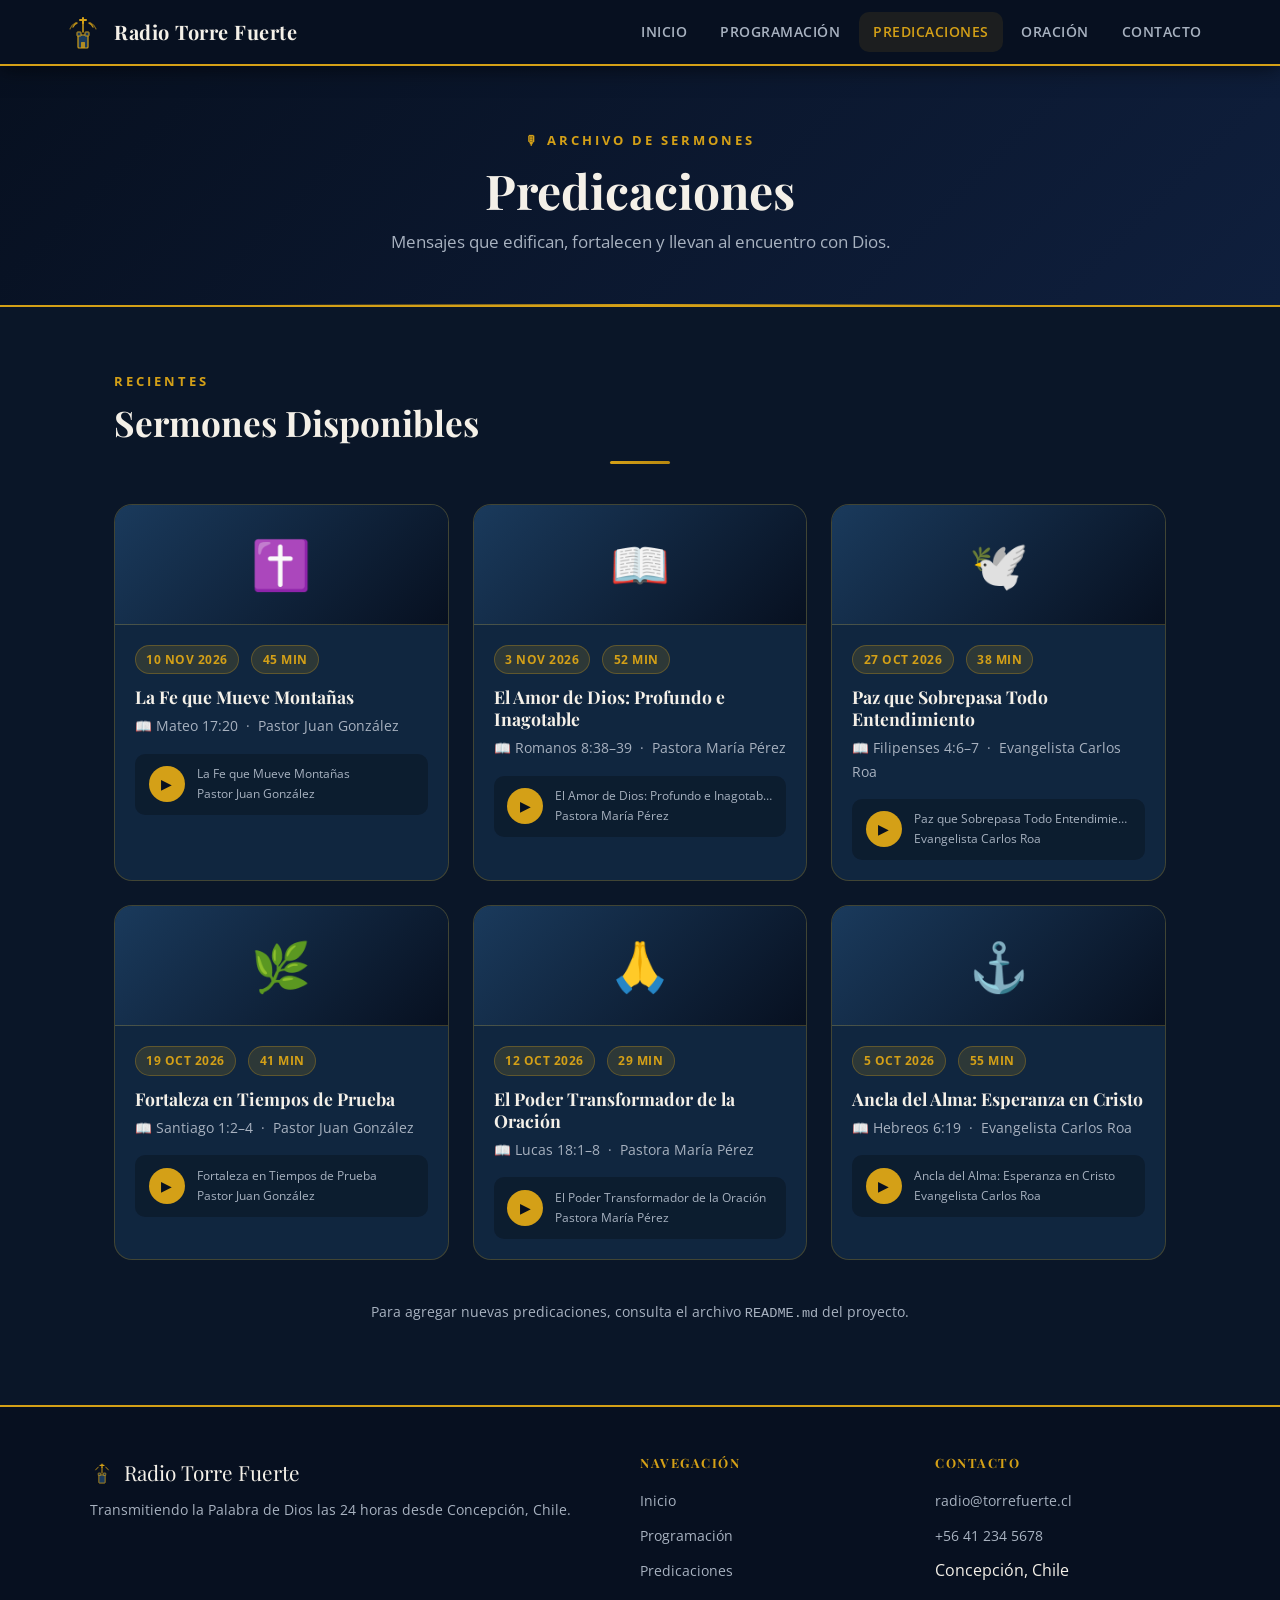
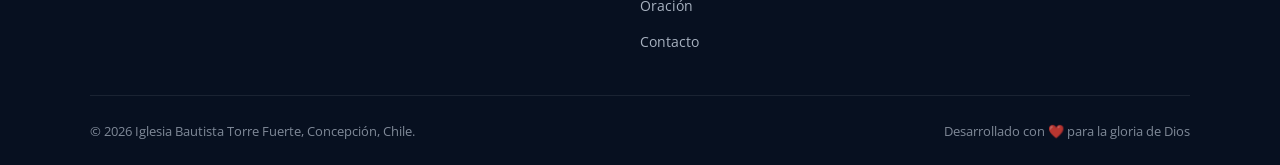
<file: predicaciones.html>
<!DOCTYPE html>
<html lang="es">
<head>
  <meta charset="UTF-8" />
  <meta name="viewport" content="width=device-width, initial-scale=1.0" />
  <meta name="description" content="Predicaciones y sermones de Radio Torre Fuerte — Iglesia Bautista Torre Fuerte, Concepción, Chile." />
  <meta name="theme-color" content="#0a1628" />
  <title>Predicaciones | Radio Torre Fuerte</title>
  <link rel="preconnect" href="https://fonts.googleapis.com" />
  <link rel="preconnect" href="https://fonts.gstatic.com" crossorigin />
  <link href="https://fonts.googleapis.com/css2?family=Playfair+Display:ital,wght@0,600;0,700;1,500&family=Open+Sans:wght@400;600;700&display=swap" rel="stylesheet" />
  <link rel="stylesheet" href="css/style.css" />
</head>
<body>

  <!-- NAVBAR -->
  <nav class="navbar" role="navigation" aria-label="Navegación principal">
    <div class="navbar-inner">
      <a href="index.html" class="navbar-brand" aria-label="Radio Torre Fuerte — Inicio">
        <svg width="38" height="38" viewBox="0 0 38 38" fill="none" xmlns="http://www.w3.org/2000/svg" aria-hidden="true">
          <rect x="14" y="22" width="10" height="13" rx="1" fill="#1a3a5c" stroke="#d4a017" stroke-width="1.2"/>
          <rect x="17" y="29" width="4" height="6" rx="0.5" fill="#d4a017" opacity="0.8"/>
          <rect x="13" y="19" width="4"  height="4"  rx="0.5" fill="#1a3a5c" stroke="#d4a017" stroke-width="1"/>
          <rect x="21" y="19" width="4"  height="4"  rx="0.5" fill="#1a3a5c" stroke="#d4a017" stroke-width="1"/>
          <line x1="19" y1="19" x2="19" y2="10" stroke="#d4a017" stroke-width="1.5" stroke-linecap="round"/>
          <line x1="19" y1="5"  x2="19" y2="10" stroke="#d4a017" stroke-width="2"   stroke-linecap="round"/>
          <line x1="16" y1="7"  x2="22" y2="7"  stroke="#d4a017" stroke-width="2"   stroke-linecap="round"/>
          <path d="M9 14 Q10.5 11 13 10"  stroke="#d4a017" stroke-width="1.4" stroke-linecap="round" fill="none" opacity="0.9"/>
          <path d="M6 16 Q8 11.5 12 9.5"  stroke="#d4a017" stroke-width="1.2" stroke-linecap="round" fill="none" opacity="0.6"/>
          <path d="M29 14 Q27.5 11 25 10" stroke="#d4a017" stroke-width="1.4" stroke-linecap="round" fill="none" opacity="0.9"/>
          <path d="M32 16 Q30 11.5 26 9.5" stroke="#d4a017" stroke-width="1.2" stroke-linecap="round" fill="none" opacity="0.6"/>
        </svg>
        <span>Radio Torre Fuerte</span>
      </a>
      <ul class="nav-menu" id="nav-menu" role="menubar">
        <li role="none"><a href="index.html"         role="menuitem">Inicio</a></li>
        <li role="none"><a href="programacion.html"  role="menuitem">Programación</a></li>
        <li role="none"><a href="predicaciones.html" role="menuitem">Predicaciones</a></li>
        <li role="none"><a href="oracion.html"       role="menuitem">Oración</a></li>
        <li role="none"><a href="contacto.html"      role="menuitem">Contacto</a></li>
      </ul>
      <button class="hamburger" id="hamburger-btn" aria-label="Abrir menú" aria-expanded="false" aria-controls="nav-menu">
        <span></span><span></span><span></span>
      </button>
    </div>
  </nav>
  <div class="nav-overlay" id="nav-overlay" aria-hidden="true"></div>

  <main>

    <!-- PAGE HEADER -->
    <header class="page-header fade-in" aria-labelledby="pred-heading">
      <div class="container">
        <span class="section-label">🎙 Archivo de Sermones</span>
        <h1 id="pred-heading">Predicaciones</h1>
        <p>Mensajes que edifican, fortalecen y llevan al encuentro con Dios.</p>
      </div>
    </header>

    <!-- GRILLA DE PREDICACIONES -->
    <section aria-labelledby="pred-grid-heading">
      <div class="container">

        <span class="section-label">Recientes</span>
        <h2 id="pred-grid-heading">Sermones Disponibles</h2>
        <div class="divider"></div>

        <div class="predicaciones-grid">

          <!-- ——— PREDICACIÓN 1 ——— -->
          <article class="predicacion-card fade-in" aria-labelledby="pred-1-title">
            <div class="card-thumb" aria-hidden="true">✝️</div>
            <div class="card-body">
              <div class="card-meta">
                <span class="badge">10 Nov 2026</span>
                <span class="badge">45 min</span>
              </div>
              <h3 class="card-title" id="pred-1-title">
                La Fe que Mueve Montañas
              </h3>
              <p class="card-preacher">
                📖 Mateo 17:20 &nbsp;·&nbsp; Pastor Juan González
              </p>

              <!-- Mini reproductor -->
              <!-- ⚠️ Reemplaza el src con la URL real del audio MP3 -->
              <div class="mini-player">
                <button class="mini-play-btn" aria-label="Reproducir 'La Fe que Mueve Montañas'">▶</button>
                <div class="mini-info">
                  <span>La Fe que Mueve Montañas</span>
                  <span>Pastor Juan González</span>
                </div>
                <audio preload="none" aria-hidden="true">
                  <!-- ⚠️ Reemplaza esta URL con el archivo de audio real -->
                  <source src="audio/predicacion-01.mp3" type="audio/mpeg" />
                  Tu navegador no soporta audio HTML5.
                </audio>
              </div>
            </div>
          </article><!-- /predicación 1 -->


          <!-- ——— PREDICACIÓN 2 ——— -->
          <article class="predicacion-card fade-in fade-in-delay-1" aria-labelledby="pred-2-title">
            <div class="card-thumb" aria-hidden="true">📖</div>
            <div class="card-body">
              <div class="card-meta">
                <span class="badge">3 Nov 2026</span>
                <span class="badge">52 min</span>
              </div>
              <h3 class="card-title" id="pred-2-title">
                El Amor de Dios: Profundo e Inagotable
              </h3>
              <p class="card-preacher">
                📖 Romanos 8:38–39 &nbsp;·&nbsp; Pastora María Pérez
              </p>

              <div class="mini-player">
                <button class="mini-play-btn" aria-label="Reproducir 'El Amor de Dios'">▶</button>
                <div class="mini-info">
                  <span>El Amor de Dios: Profundo e Inagotable</span>
                  <span>Pastora María Pérez</span>
                </div>
                <audio preload="none" aria-hidden="true">
                  <!-- ⚠️ Reemplaza esta URL con el archivo de audio real -->
                  <source src="audio/predicacion-02.mp3" type="audio/mpeg" />
                  Tu navegador no soporta audio HTML5.
                </audio>
              </div>
            </div>
          </article><!-- /predicación 2 -->


          <!-- ——— PREDICACIÓN 3 ——— -->
          <article class="predicacion-card fade-in fade-in-delay-2" aria-labelledby="pred-3-title">
            <div class="card-thumb" aria-hidden="true">🕊️</div>
            <div class="card-body">
              <div class="card-meta">
                <span class="badge">27 Oct 2026</span>
                <span class="badge">38 min</span>
              </div>
              <h3 class="card-title" id="pred-3-title">
                Paz que Sobrepasa Todo Entendimiento
              </h3>
              <p class="card-preacher">
                📖 Filipenses 4:6–7 &nbsp;·&nbsp; Evangelista Carlos Roa
              </p>

              <div class="mini-player">
                <button class="mini-play-btn" aria-label="Reproducir 'Paz que Sobrepasa Todo Entendimiento'">▶</button>
                <div class="mini-info">
                  <span>Paz que Sobrepasa Todo Entendimiento</span>
                  <span>Evangelista Carlos Roa</span>
                </div>
                <audio preload="none" aria-hidden="true">
                  <!-- ⚠️ Reemplaza esta URL con el archivo de audio real -->
                  <source src="audio/predicacion-03.mp3" type="audio/mpeg" />
                  Tu navegador no soporta audio HTML5.
                </audio>
              </div>
            </div>
          </article><!-- /predicación 3 -->


          <!-- ——— PREDICACIÓN 4 (extra) ——— -->
          <article class="predicacion-card fade-in fade-in-delay-3" aria-labelledby="pred-4-title">
            <div class="card-thumb" aria-hidden="true">🌿</div>
            <div class="card-body">
              <div class="card-meta">
                <span class="badge">19 Oct 2026</span>
                <span class="badge">41 min</span>
              </div>
              <h3 class="card-title" id="pred-4-title">
                Fortaleza en Tiempos de Prueba
              </h3>
              <p class="card-preacher">
                📖 Santiago 1:2–4 &nbsp;·&nbsp; Pastor Juan González
              </p>

              <div class="mini-player">
                <button class="mini-play-btn" aria-label="Reproducir 'Fortaleza en Tiempos de Prueba'">▶</button>
                <div class="mini-info">
                  <span>Fortaleza en Tiempos de Prueba</span>
                  <span>Pastor Juan González</span>
                </div>
                <audio preload="none" aria-hidden="true">
                  <!-- ⚠️ Reemplaza esta URL con el archivo de audio real -->
                  <source src="audio/predicacion-04.mp3" type="audio/mpeg" />
                  Tu navegador no soporta audio HTML5.
                </audio>
              </div>
            </div>
          </article><!-- /predicación 4 -->


          <!-- ——— PREDICACIÓN 5 (extra) ——— -->
          <article class="predicacion-card fade-in fade-in-delay-4" aria-labelledby="pred-5-title">
            <div class="card-thumb" aria-hidden="true">🙏</div>
            <div class="card-body">
              <div class="card-meta">
                <span class="badge">12 Oct 2026</span>
                <span class="badge">29 min</span>
              </div>
              <h3 class="card-title" id="pred-5-title">
                El Poder Transformador de la Oración
              </h3>
              <p class="card-preacher">
                📖 Lucas 18:1–8 &nbsp;·&nbsp; Pastora María Pérez
              </p>

              <div class="mini-player">
                <button class="mini-play-btn" aria-label="Reproducir 'El Poder Transformador de la Oración'">▶</button>
                <div class="mini-info">
                  <span>El Poder Transformador de la Oración</span>
                  <span>Pastora María Pérez</span>
                </div>
                <audio preload="none" aria-hidden="true">
                  <!-- ⚠️ Reemplaza esta URL con el archivo de audio real -->
                  <source src="audio/predicacion-05.mp3" type="audio/mpeg" />
                  Tu navegador no soporta audio HTML5.
                </audio>
              </div>
            </div>
          </article><!-- /predicación 5 -->


          <!-- ——— PREDICACIÓN 6 (extra) ——— -->
          <article class="predicacion-card fade-in fade-in-delay-4" aria-labelledby="pred-6-title">
            <div class="card-thumb" aria-hidden="true">⚓</div>
            <div class="card-body">
              <div class="card-meta">
                <span class="badge">5 Oct 2026</span>
                <span class="badge">55 min</span>
              </div>
              <h3 class="card-title" id="pred-6-title">
                Ancla del Alma: Esperanza en Cristo
              </h3>
              <p class="card-preacher">
                📖 Hebreos 6:19 &nbsp;·&nbsp; Evangelista Carlos Roa
              </p>

              <div class="mini-player">
                <button class="mini-play-btn" aria-label="Reproducir 'Ancla del Alma: Esperanza en Cristo'">▶</button>
                <div class="mini-info">
                  <span>Ancla del Alma: Esperanza en Cristo</span>
                  <span>Evangelista Carlos Roa</span>
                </div>
                <audio preload="none" aria-hidden="true">
                  <!-- ⚠️ Reemplaza esta URL con el archivo de audio real -->
                  <source src="audio/predicacion-06.mp3" type="audio/mpeg" />
                  Tu navegador no soporta audio HTML5.
                </audio>
              </div>
            </div>
          </article><!-- /predicación 6 -->

        </div><!-- /predicaciones-grid -->

        <!-- Instrucción para agregar predicaciones -->
        <p class="text-center fade-in" style="margin-top:2.5rem; font-size:0.85rem; opacity:0.65;">
          Para agregar nuevas predicaciones, consulta el archivo <code>README.md</code> del proyecto.
        </p>

      </div>
    </section>

  </main>


  <!-- FOOTER -->
  <footer>
    <div class="footer-grid">
      <div>
        <div class="footer-brand-name">
          <svg width="24" height="24" viewBox="0 0 38 38" fill="none" xmlns="http://www.w3.org/2000/svg" aria-hidden="true">
            <rect x="14" y="22" width="10" height="13" rx="1" fill="#1a3a5c" stroke="#d4a017" stroke-width="1.2"/>
            <rect x="13" y="19" width="4" height="4" rx="0.5" fill="#1a3a5c" stroke="#d4a017" stroke-width="1"/>
            <rect x="21" y="19" width="4" height="4" rx="0.5" fill="#1a3a5c" stroke="#d4a017" stroke-width="1"/>
            <line x1="19" y1="19" x2="19" y2="10" stroke="#d4a017" stroke-width="1.5" stroke-linecap="round"/>
            <line x1="19" y1="5"  x2="19" y2="10" stroke="#d4a017" stroke-width="2" stroke-linecap="round"/>
            <line x1="16" y1="7"  x2="22" y2="7"  stroke="#d4a017" stroke-width="2" stroke-linecap="round"/>
            <path d="M9 14 Q10.5 11 13 10"  stroke="#d4a017" stroke-width="1.4" stroke-linecap="round" fill="none" opacity="0.9"/>
            <path d="M29 14 Q27.5 11 25 10" stroke="#d4a017" stroke-width="1.4" stroke-linecap="round" fill="none" opacity="0.9"/>
          </svg>
          Radio Torre Fuerte
        </div>
        <p class="footer-desc">Transmitiendo la Palabra de Dios las 24 horas desde Concepción, Chile.</p>
      </div>
      <div class="footer-col">
        <h4>Navegación</h4>
        <ul class="footer-links">
          <li><a href="index.html">Inicio</a></li>
          <li><a href="programacion.html">Programación</a></li>
          <li><a href="predicaciones.html">Predicaciones</a></li>
          <li><a href="oracion.html">Oración</a></li>
          <li><a href="contacto.html">Contacto</a></li>
        </ul>
      </div>
      <div class="footer-col">
        <h4>Contacto</h4>
        <ul class="footer-links">
          <li><a href="mailto:radio@torrefuerte.cl">radio@torrefuerte.cl</a></li>
          <li><a href="tel:+56412345678">+56 41 234 5678</a></li>
          <li>Concepción, Chile</li>
        </ul>
      </div>
    </div>
    <div class="footer-bottom">
      <p>© <span class="footer-year"></span> Iglesia Bautista Torre Fuerte, Concepción, Chile.</p>
      <p>Desarrollado con ❤️ para la gloria de Dios</p>
    </div>
  </footer>

  <script src="js/main.js"></script>
</body>
</html>
</file>
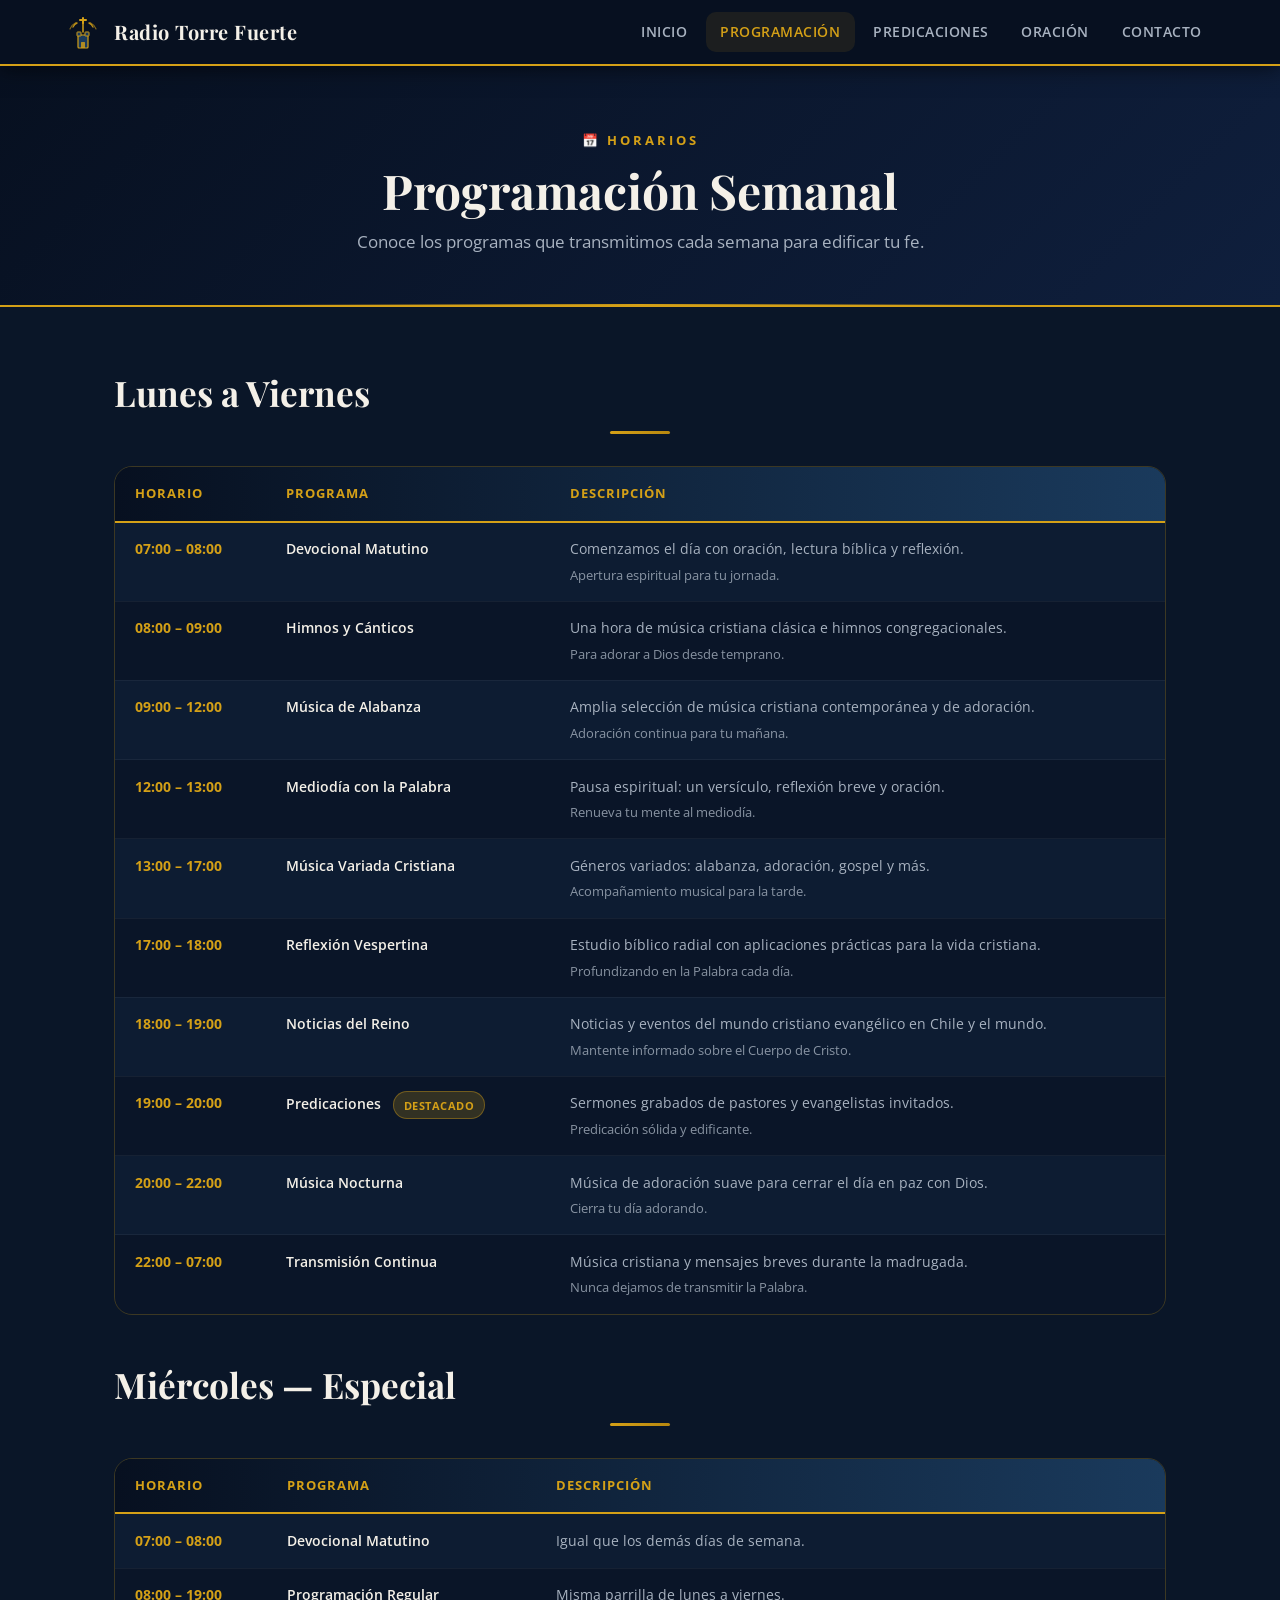
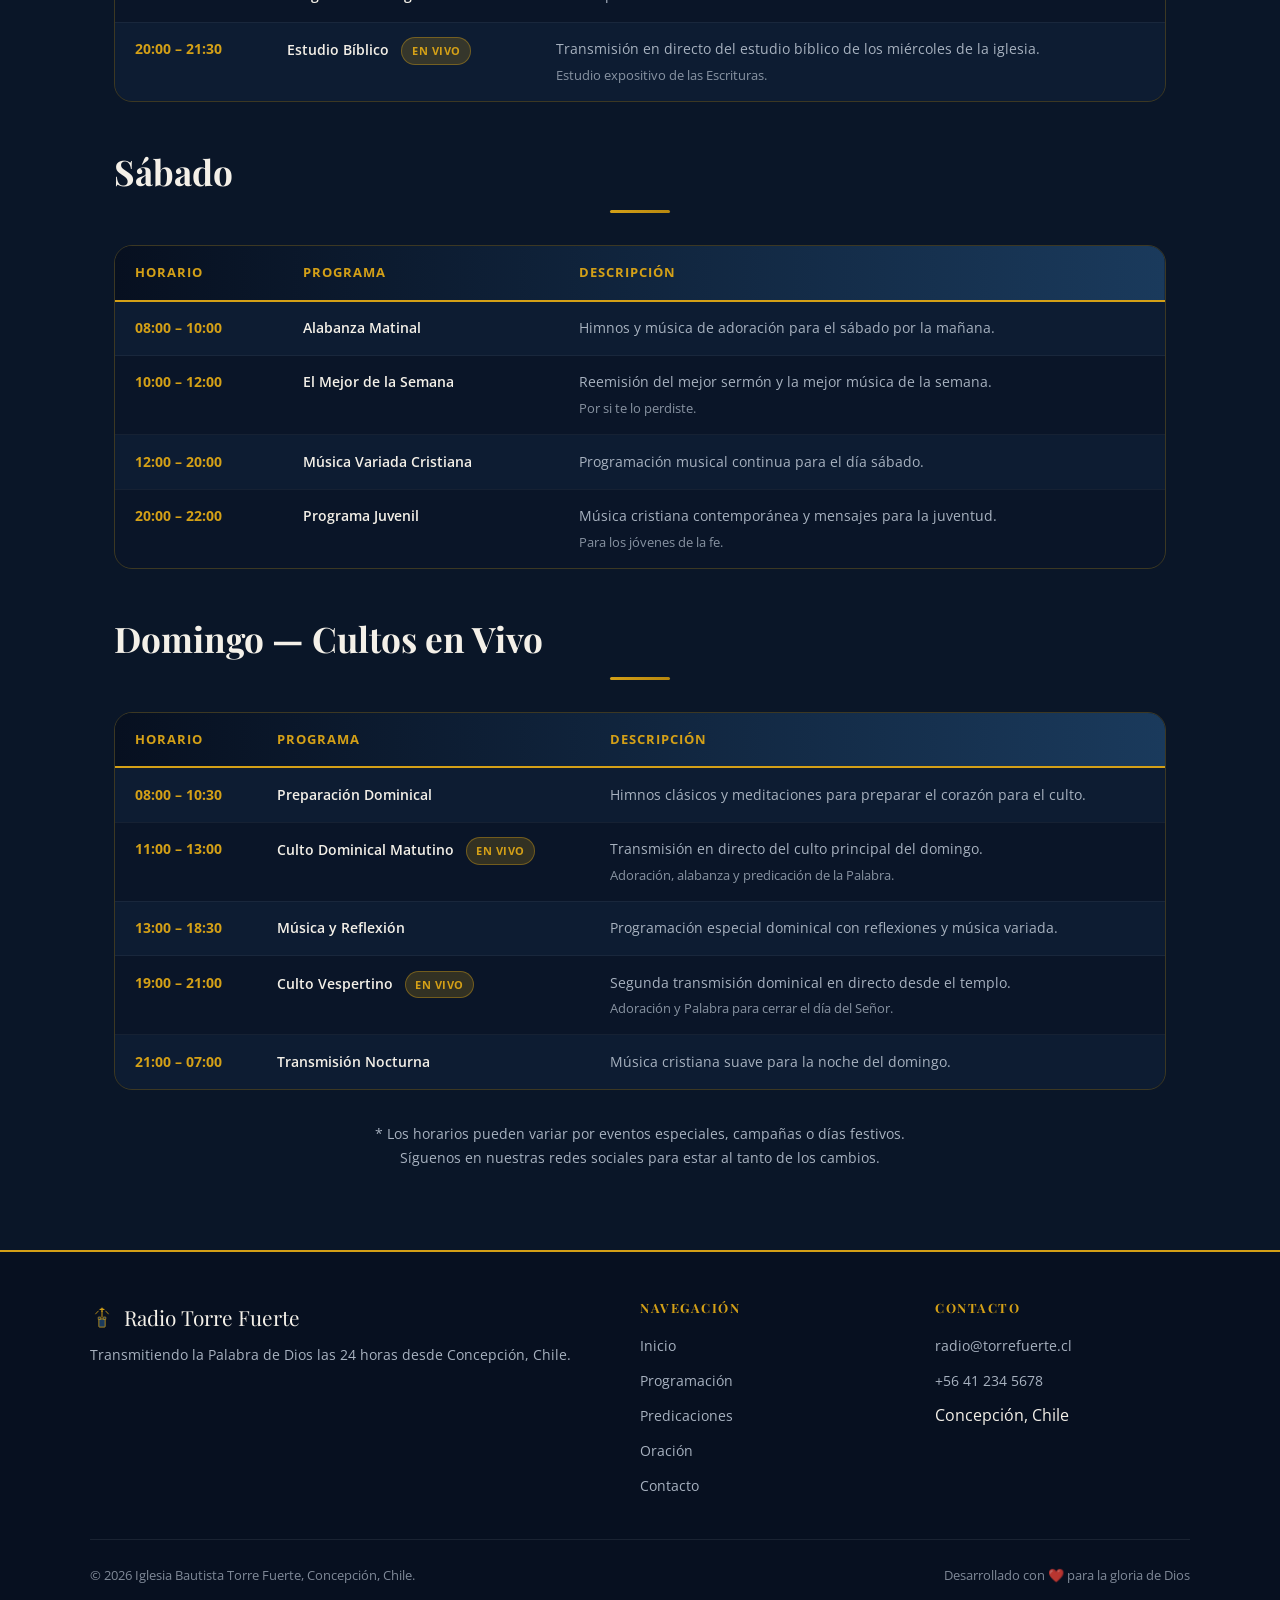
<file: programacion.html>
<!DOCTYPE html>
<html lang="es">
<head>
  <meta charset="UTF-8" />
  <meta name="viewport" content="width=device-width, initial-scale=1.0" />
  <meta name="description" content="Programación semanal de Radio Torre Fuerte — Iglesia Bautista Torre Fuerte, Concepción, Chile." />
  <meta name="theme-color" content="#0a1628" />
  <title>Programación | Radio Torre Fuerte</title>
  <link rel="preconnect" href="https://fonts.googleapis.com" />
  <link rel="preconnect" href="https://fonts.gstatic.com" crossorigin />
  <link href="https://fonts.googleapis.com/css2?family=Playfair+Display:ital,wght@0,600;0,700;1,500&family=Open+Sans:wght@400;600;700&display=swap" rel="stylesheet" />
  <link rel="stylesheet" href="css/style.css" />
</head>
<body>

  <!-- NAVBAR -->
  <nav class="navbar" role="navigation" aria-label="Navegación principal">
    <div class="navbar-inner">
      <a href="index.html" class="navbar-brand" aria-label="Radio Torre Fuerte — Inicio">
        <svg width="38" height="38" viewBox="0 0 38 38" fill="none" xmlns="http://www.w3.org/2000/svg" aria-hidden="true">
          <rect x="14" y="22" width="10" height="13" rx="1" fill="#1a3a5c" stroke="#d4a017" stroke-width="1.2"/>
          <rect x="17" y="29" width="4" height="6" rx="0.5" fill="#d4a017" opacity="0.8"/>
          <rect x="13" y="19" width="4"  height="4"  rx="0.5" fill="#1a3a5c" stroke="#d4a017" stroke-width="1"/>
          <rect x="21" y="19" width="4"  height="4"  rx="0.5" fill="#1a3a5c" stroke="#d4a017" stroke-width="1"/>
          <line x1="19" y1="19" x2="19" y2="10" stroke="#d4a017" stroke-width="1.5" stroke-linecap="round"/>
          <line x1="19" y1="5"  x2="19" y2="10" stroke="#d4a017" stroke-width="2"   stroke-linecap="round"/>
          <line x1="16" y1="7"  x2="22" y2="7"  stroke="#d4a017" stroke-width="2"   stroke-linecap="round"/>
          <path d="M9 14 Q10.5 11 13 10"   stroke="#d4a017" stroke-width="1.4" stroke-linecap="round" fill="none" opacity="0.9"/>
          <path d="M6 16 Q8 11.5 12 9.5"   stroke="#d4a017" stroke-width="1.2" stroke-linecap="round" fill="none" opacity="0.6"/>
          <path d="M29 14 Q27.5 11 25 10"  stroke="#d4a017" stroke-width="1.4" stroke-linecap="round" fill="none" opacity="0.9"/>
          <path d="M32 16 Q30 11.5 26 9.5" stroke="#d4a017" stroke-width="1.2" stroke-linecap="round" fill="none" opacity="0.6"/>
        </svg>
        <span>Radio Torre Fuerte</span>
      </a>
      <ul class="nav-menu" id="nav-menu" role="menubar">
        <li role="none"><a href="index.html"         role="menuitem">Inicio</a></li>
        <li role="none"><a href="programacion.html"  role="menuitem">Programación</a></li>
        <li role="none"><a href="predicaciones.html" role="menuitem">Predicaciones</a></li>
        <li role="none"><a href="oracion.html"       role="menuitem">Oración</a></li>
        <li role="none"><a href="contacto.html"      role="menuitem">Contacto</a></li>
      </ul>
      <button class="hamburger" id="hamburger-btn" aria-label="Abrir menú" aria-expanded="false" aria-controls="nav-menu">
        <span></span><span></span><span></span>
      </button>
    </div>
  </nav>
  <div class="nav-overlay" id="nav-overlay" aria-hidden="true"></div>

  <main>

    <!-- PAGE HEADER -->
    <header class="page-header fade-in" aria-labelledby="prog-heading">
      <div class="container">
        <span class="section-label">📅 Horarios</span>
        <h1 id="prog-heading">Programación Semanal</h1>
        <p>Conoce los programas que transmitimos cada semana para edificar tu fe.</p>
      </div>
    </header>

    <!-- PROGRAMACIÓN -->
    <section aria-labelledby="prog-table-heading">
      <div class="container">

        <!-- ——— LUNES A VIERNES ——— -->
        <h2 id="prog-table-heading" class="fade-in" style="margin-bottom:0.25rem;">
          Lunes a Viernes
        </h2>
        <div class="divider"></div>

        <div class="tabla-wrap fade-in fade-in-delay-1">
          <table aria-label="Programación de lunes a viernes">
            <thead>
              <tr>
                <th scope="col">Horario</th>
                <th scope="col">Programa</th>
                <th scope="col">Descripción</th>
              </tr>
            </thead>
            <tbody>
              <tr>
                <td>07:00 – 08:00</td>
                <td>Devocional Matutino</td>
                <td>
                  Comenzamos el día con oración, lectura bíblica y reflexión.
                  <div class="prog-desc">Apertura espiritual para tu jornada.</div>
                </td>
              </tr>
              <tr>
                <td>08:00 – 09:00</td>
                <td>Himnos y Cánticos</td>
                <td>
                  Una hora de música cristiana clásica e himnos congregacionales.
                  <div class="prog-desc">Para adorar a Dios desde temprano.</div>
                </td>
              </tr>
              <tr>
                <td>09:00 – 12:00</td>
                <td>Música de Alabanza</td>
                <td>
                  Amplia selección de música cristiana contemporánea y de adoración.
                  <div class="prog-desc">Adoración continua para tu mañana.</div>
                </td>
              </tr>
              <tr>
                <td>12:00 – 13:00</td>
                <td>Mediodía con la Palabra</td>
                <td>
                  Pausa espiritual: un versículo, reflexión breve y oración.
                  <div class="prog-desc">Renueva tu mente al mediodía.</div>
                </td>
              </tr>
              <tr>
                <td>13:00 – 17:00</td>
                <td>Música Variada Cristiana</td>
                <td>
                  Géneros variados: alabanza, adoración, gospel y más.
                  <div class="prog-desc">Acompañamiento musical para la tarde.</div>
                </td>
              </tr>
              <tr>
                <td>17:00 – 18:00</td>
                <td>Reflexión Vespertina</td>
                <td>
                  Estudio bíblico radial con aplicaciones prácticas para la vida cristiana.
                  <div class="prog-desc">Profundizando en la Palabra cada día.</div>
                </td>
              </tr>
              <tr>
                <td>18:00 – 19:00</td>
                <td>Noticias del Reino</td>
                <td>
                  Noticias y eventos del mundo cristiano evangélico en Chile y el mundo.
                  <div class="prog-desc">Mantente informado sobre el Cuerpo de Cristo.</div>
                </td>
              </tr>
              <tr>
                <td>19:00 – 20:00</td>
                <td>Predicaciones <span class="tag-especial">Destacado</span></td>
                <td>
                  Sermones grabados de pastores y evangelistas invitados.
                  <div class="prog-desc">Predicación sólida y edificante.</div>
                </td>
              </tr>
              <tr>
                <td>20:00 – 22:00</td>
                <td>Música Nocturna</td>
                <td>
                  Música de adoración suave para cerrar el día en paz con Dios.
                  <div class="prog-desc">Cierra tu día adorando.</div>
                </td>
              </tr>
              <tr>
                <td>22:00 – 07:00</td>
                <td>Transmisión Continua</td>
                <td>
                  Música cristiana y mensajes breves durante la madrugada.
                  <div class="prog-desc">Nunca dejamos de transmitir la Palabra.</div>
                </td>
              </tr>
            </tbody>
          </table>
        </div><!-- /tabla-wrap -->


        <!-- ——— MIÉRCOLES (especial) ——— -->
        <h2 class="fade-in" style="margin:3rem 0 0.25rem;">Miércoles — Especial</h2>
        <div class="divider"></div>

        <div class="tabla-wrap fade-in fade-in-delay-1">
          <table aria-label="Programación especial del miércoles">
            <thead>
              <tr>
                <th scope="col">Horario</th>
                <th scope="col">Programa</th>
                <th scope="col">Descripción</th>
              </tr>
            </thead>
            <tbody>
              <tr>
                <td>07:00 – 08:00</td>
                <td>Devocional Matutino</td>
                <td>Igual que los demás días de semana.</td>
              </tr>
              <tr>
                <td>08:00 – 19:00</td>
                <td>Programación Regular</td>
                <td>Misma parrilla de lunes a viernes.</td>
              </tr>
              <tr>
                <td>20:00 – 21:30</td>
                <td>Estudio Bíblico <span class="tag-especial">En Vivo</span></td>
                <td>
                  Transmisión en directo del estudio bíblico de los miércoles de la iglesia.
                  <div class="prog-desc">Estudio expositivo de las Escrituras.</div>
                </td>
              </tr>
            </tbody>
          </table>
        </div>


        <!-- ——— SÁBADO ——— -->
        <h2 class="fade-in" style="margin:3rem 0 0.25rem;">Sábado</h2>
        <div class="divider"></div>

        <div class="tabla-wrap fade-in fade-in-delay-1">
          <table aria-label="Programación del sábado">
            <thead>
              <tr>
                <th scope="col">Horario</th>
                <th scope="col">Programa</th>
                <th scope="col">Descripción</th>
              </tr>
            </thead>
            <tbody>
              <tr>
                <td>08:00 – 10:00</td>
                <td>Alabanza Matinal</td>
                <td>Himnos y música de adoración para el sábado por la mañana.</td>
              </tr>
              <tr>
                <td>10:00 – 12:00</td>
                <td>El Mejor de la Semana</td>
                <td>
                  Reemisión del mejor sermón y la mejor música de la semana.
                  <div class="prog-desc">Por si te lo perdiste.</div>
                </td>
              </tr>
              <tr>
                <td>12:00 – 20:00</td>
                <td>Música Variada Cristiana</td>
                <td>Programación musical continua para el día sábado.</td>
              </tr>
              <tr>
                <td>20:00 – 22:00</td>
                <td>Programa Juvenil</td>
                <td>
                  Música cristiana contemporánea y mensajes para la juventud.
                  <div class="prog-desc">Para los jóvenes de la fe.</div>
                </td>
              </tr>
            </tbody>
          </table>
        </div>


        <!-- ——— DOMINGO ——— -->
        <h2 class="fade-in" style="margin:3rem 0 0.25rem;">Domingo — Cultos en Vivo</h2>
        <div class="divider"></div>

        <div class="tabla-wrap fade-in fade-in-delay-1">
          <table aria-label="Programación del domingo">
            <thead>
              <tr>
                <th scope="col">Horario</th>
                <th scope="col">Programa</th>
                <th scope="col">Descripción</th>
              </tr>
            </thead>
            <tbody>
              <tr>
                <td>08:00 – 10:30</td>
                <td>Preparación Dominical</td>
                <td>Himnos clásicos y meditaciones para preparar el corazón para el culto.</td>
              </tr>
              <tr>
                <td>11:00 – 13:00</td>
                <td>Culto Dominical Matutino <span class="tag-especial">En Vivo</span></td>
                <td>
                  Transmisión en directo del culto principal del domingo.
                  <div class="prog-desc">Adoración, alabanza y predicación de la Palabra.</div>
                </td>
              </tr>
              <tr>
                <td>13:00 – 18:30</td>
                <td>Música y Reflexión</td>
                <td>Programación especial dominical con reflexiones y música variada.</td>
              </tr>
              <tr>
                <td>19:00 – 21:00</td>
                <td>Culto Vespertino <span class="tag-especial">En Vivo</span></td>
                <td>
                  Segunda transmisión dominical en directo desde el templo.
                  <div class="prog-desc">Adoración y Palabra para cerrar el día del Señor.</div>
                </td>
              </tr>
              <tr>
                <td>21:00 – 07:00</td>
                <td>Transmisión Nocturna</td>
                <td>Música cristiana suave para la noche del domingo.</td>
              </tr>
            </tbody>
          </table>
        </div>

        <!-- Nota -->
        <p class="fade-in" style="margin-top:2rem; font-size:0.88rem; opacity:0.75; text-align:center;">
          * Los horarios pueden variar por eventos especiales, campañas o días festivos.<br>
          Síguenos en nuestras redes sociales para estar al tanto de los cambios.
        </p>

      </div>
    </section>

  </main>


  <!-- FOOTER -->
  <footer>
    <div class="footer-grid">
      <div>
        <div class="footer-brand-name">
          <svg width="24" height="24" viewBox="0 0 38 38" fill="none" xmlns="http://www.w3.org/2000/svg" aria-hidden="true">
            <rect x="14" y="22" width="10" height="13" rx="1" fill="#1a3a5c" stroke="#d4a017" stroke-width="1.2"/>
            <rect x="13" y="19" width="4" height="4" rx="0.5" fill="#1a3a5c" stroke="#d4a017" stroke-width="1"/>
            <rect x="21" y="19" width="4" height="4" rx="0.5" fill="#1a3a5c" stroke="#d4a017" stroke-width="1"/>
            <line x1="19" y1="19" x2="19" y2="10" stroke="#d4a017" stroke-width="1.5" stroke-linecap="round"/>
            <line x1="19" y1="5"  x2="19" y2="10" stroke="#d4a017" stroke-width="2" stroke-linecap="round"/>
            <line x1="16" y1="7"  x2="22" y2="7"  stroke="#d4a017" stroke-width="2" stroke-linecap="round"/>
            <path d="M9 14 Q10.5 11 13 10"  stroke="#d4a017" stroke-width="1.4" stroke-linecap="round" fill="none" opacity="0.9"/>
            <path d="M29 14 Q27.5 11 25 10" stroke="#d4a017" stroke-width="1.4" stroke-linecap="round" fill="none" opacity="0.9"/>
          </svg>
          Radio Torre Fuerte
        </div>
        <p class="footer-desc">Transmitiendo la Palabra de Dios las 24 horas desde Concepción, Chile.</p>
      </div>
      <div class="footer-col">
        <h4>Navegación</h4>
        <ul class="footer-links">
          <li><a href="index.html">Inicio</a></li>
          <li><a href="programacion.html">Programación</a></li>
          <li><a href="predicaciones.html">Predicaciones</a></li>
          <li><a href="oracion.html">Oración</a></li>
          <li><a href="contacto.html">Contacto</a></li>
        </ul>
      </div>
      <div class="footer-col">
        <h4>Contacto</h4>
        <ul class="footer-links">
          <li><a href="mailto:radio@torrefuerte.cl">radio@torrefuerte.cl</a></li>
          <li><a href="tel:+56412345678">+56 41 234 5678</a></li>
          <li>Concepción, Chile</li>
        </ul>
      </div>
    </div>
    <div class="footer-bottom">
      <p>© <span class="footer-year"></span> Iglesia Bautista Torre Fuerte, Concepción, Chile.</p>
      <p>Desarrollado con ❤️ para la gloria de Dios</p>
    </div>
  </footer>

  <script src="js/main.js"></script>
</body>
</html>
</file>
<file: css/style.css>
/* ============================================================
   Radio Torre Fuerte — Hoja de Estilos Principal
   Iglesia Bautista Torre Fuerte, Concepción, Chile
   ============================================================ */

/* ---- Variables de Color y Tipografía ---- */
:root {
  --color-bg:        #0a1628;   /* Azul marino muy oscuro */
  --color-bg2:       #0f1f3d;   /* Azul marino oscuro secundario */
  --color-nav:       #071020;   /* Navbar / áreas más oscuras */
  --color-mid:       #1a3a5c;   /* Azul medio */
  --color-gold:      #d4a017;   /* Dorado / ámbar principal */
  --color-gold-lt:   #f0c040;   /* Dorado claro para hover */
  --color-white:     #f4f0e8;   /* Blanco crema */
  --color-gray:      #a8b2c0;   /* Gris claro para texto secundario */
  --color-border:    rgba(212, 160, 23, 0.25);
  --color-card:      rgba(26, 58, 92, 0.45);
  --color-glass:     rgba(10, 22, 40, 0.75);

  --font-title: 'Playfair Display', Georgia, serif;
  --font-body:  'Open Sans', Arial, sans-serif;

  --radius:    10px;
  --radius-lg: 18px;
  --shadow:    0 4px 24px rgba(0,0,0,0.5);
  --transition: 0.3s ease;
}

/* ---- Reset & Base ---- */
*, *::before, *::after { box-sizing: border-box; margin: 0; padding: 0; }

html { scroll-behavior: smooth; font-size: 16px; }

body {
  background-color: var(--color-bg);
  color: var(--color-white);
  font-family: var(--font-body);
  line-height: 1.7;
  min-height: 100vh;
  display: flex;
  flex-direction: column;
  overflow-x: hidden;
}

main { flex: 1; }

a { color: var(--color-gold); text-decoration: none; transition: color var(--transition); }
a:hover { color: var(--color-gold-lt); }

img { max-width: 100%; display: block; }

h1, h2, h3, h4 {
  font-family: var(--font-title);
  line-height: 1.25;
  color: var(--color-white);
}

h2 { font-size: clamp(1.5rem, 4vw, 2.2rem); margin-bottom: 0.5rem; }
h3 { font-size: clamp(1.1rem, 3vw, 1.5rem); }

p { margin-bottom: 1rem; color: var(--color-gray); }

section { padding: 4rem 1.5rem; }

.container {
  max-width: 1100px;
  margin: 0 auto;
  padding: 0 1.5rem;
}

/* ---- Animación de entrada ---- */
@keyframes fadeInUp {
  from { opacity: 0; transform: translateY(28px); }
  to   { opacity: 1; transform: translateY(0); }
}

.fade-in {
  animation: fadeInUp 0.75s ease both;
}
.fade-in-delay-1 { animation-delay: 0.15s; }
.fade-in-delay-2 { animation-delay: 0.3s; }
.fade-in-delay-3 { animation-delay: 0.45s; }
.fade-in-delay-4 { animation-delay: 0.6s; }

/* ============================================================
   NAVBAR
   ============================================================ */
.navbar {
  background: var(--color-nav);
  border-bottom: 2px solid var(--color-gold);
  position: sticky;
  top: 0;
  z-index: 1000;
  box-shadow: 0 2px 20px rgba(0,0,0,0.6);
}

.navbar-inner {
  display: flex;
  align-items: center;
  justify-content: space-between;
  padding: 0.75rem 1.5rem;
  max-width: 1200px;
  margin: 0 auto;
}

.navbar-brand {
  display: flex;
  align-items: center;
  gap: 0.75rem;
  color: var(--color-white);
  font-family: var(--font-title);
  font-size: 1.25rem;
  font-weight: 700;
  letter-spacing: 0.5px;
}

.navbar-brand:hover { color: var(--color-gold); }

.navbar-brand svg {
  flex-shrink: 0;
}

.nav-menu {
  display: flex;
  list-style: none;
  gap: 0.25rem;
  align-items: center;
}

.nav-menu a {
  color: var(--color-gray);
  font-size: 0.9rem;
  font-weight: 600;
  letter-spacing: 0.5px;
  text-transform: uppercase;
  padding: 0.5rem 0.9rem;
  border-radius: var(--radius);
  transition: color var(--transition), background var(--transition);
  display: block;
}

.nav-menu a:hover,
.nav-menu a.active {
  color: var(--color-gold);
  background: rgba(212, 160, 23, 0.1);
}

/* Hamburger */
.hamburger {
  display: none;
  flex-direction: column;
  justify-content: space-between;
  width: 28px;
  height: 20px;
  cursor: pointer;
  background: none;
  border: none;
  padding: 0;
  gap: 5px;
}

.hamburger span {
  display: block;
  height: 3px;
  background: var(--color-gold);
  border-radius: 3px;
  transition: transform var(--transition), opacity var(--transition);
}

.hamburger.open span:nth-child(1) { transform: translateY(8px) rotate(45deg); }
.hamburger.open span:nth-child(2) { opacity: 0; }
.hamburger.open span:nth-child(3) { transform: translateY(-8px) rotate(-45deg); }

/* ============================================================
   HERO SECTION
   ============================================================ */
.hero {
  min-height: 90vh;
  display: flex;
  flex-direction: column;
  align-items: center;
  justify-content: center;
  text-align: center;
  padding: 5rem 1.5rem 4rem;
  position: relative;
  overflow: hidden;
  background:
    radial-gradient(ellipse at 50% 0%, rgba(26, 58, 92, 0.6) 0%, transparent 70%),
    radial-gradient(ellipse at 80% 100%, rgba(212, 160, 23, 0.08) 0%, transparent 60%),
    linear-gradient(170deg, var(--color-nav) 0%, var(--color-bg) 60%, #071530 100%);
}

/* Estrellas decorativas de fondo */
.hero::before {
  content: '';
  position: absolute;
  inset: 0;
  background-image:
    radial-gradient(1px 1px at 20% 30%, rgba(255,255,255,0.3) 0%, transparent 100%),
    radial-gradient(1px 1px at 80% 10%, rgba(255,255,255,0.2) 0%, transparent 100%),
    radial-gradient(1.5px 1.5px at 50% 80%, rgba(255,255,255,0.15) 0%, transparent 100%),
    radial-gradient(1px 1px at 10% 70%, rgba(255,255,255,0.2) 0%, transparent 100%),
    radial-gradient(1px 1px at 90% 60%, rgba(255,255,255,0.1) 0%, transparent 100%);
  pointer-events: none;
}

/* Línea dorada decorativa */
.hero::after {
  content: '';
  position: absolute;
  bottom: 0;
  left: 50%;
  transform: translateX(-50%);
  width: 80%;
  height: 1px;
  background: linear-gradient(90deg, transparent, var(--color-gold), transparent);
}

.hero-logo {
  margin-bottom: 1.5rem;
}

.hero-eyebrow {
  font-size: 0.8rem;
  font-weight: 700;
  letter-spacing: 3px;
  text-transform: uppercase;
  color: var(--color-gold);
  margin-bottom: 0.75rem;
}

.hero h1 {
  font-size: clamp(2.2rem, 7vw, 4rem);
  color: var(--color-white);
  margin-bottom: 0.5rem;
  text-shadow: 0 2px 20px rgba(0,0,0,0.5);
}

.hero h1 span { color: var(--color-gold); }

.hero-slogan {
  font-size: clamp(1rem, 2.5vw, 1.3rem);
  color: var(--color-gray);
  font-style: italic;
  margin-bottom: 2.5rem;
  font-family: var(--font-title);
}

/* ============================================================
   REPRODUCTOR DE AUDIO
   ============================================================ */
.player-card {
  background: var(--color-glass);
  backdrop-filter: blur(16px);
  border: 1px solid var(--color-border);
  border-radius: var(--radius-lg);
  padding: 2rem 2.5rem;
  max-width: 500px;
  width: 100%;
  margin: 0 auto 2.5rem;
  box-shadow: var(--shadow), 0 0 60px rgba(212, 160, 23, 0.07);
}

.player-status {
  display: flex;
  align-items: center;
  justify-content: center;
  gap: 0.6rem;
  margin-bottom: 1.25rem;
  font-size: 0.85rem;
  font-weight: 700;
  letter-spacing: 1px;
  text-transform: uppercase;
}

/* Punto parpadeante VIVO */
.vivo-dot {
  width: 10px;
  height: 10px;
  background: #e74c3c;
  border-radius: 50%;
  display: inline-block;
  animation: blink 1.4s ease-in-out infinite;
}

@keyframes blink {
  0%, 100% { opacity: 1; box-shadow: 0 0 6px 2px rgba(231,76,60,0.5); }
  50%       { opacity: 0.3; box-shadow: none; }
}

.vivo-label { color: #e74c3c; }
.offline-label { color: var(--color-gray); }

.player-title {
  font-family: var(--font-title);
  font-size: 1.1rem;
  color: var(--color-white);
  margin-bottom: 1.25rem;
  text-align: center;
}

/* Audio nativo oculto */
#stream-audio { display: none; }

/* Controles custom */
.player-controls {
  display: flex;
  align-items: center;
  gap: 1rem;
  justify-content: center;
  margin-bottom: 1.25rem;
}

.btn-play {
  width: 64px;
  height: 64px;
  border-radius: 50%;
  background: linear-gradient(135deg, var(--color-gold), #b8880f);
  border: none;
  cursor: pointer;
  display: flex;
  align-items: center;
  justify-content: center;
  font-size: 1.6rem;
  color: var(--color-nav);
  box-shadow: 0 4px 20px rgba(212, 160, 23, 0.4);
  transition: transform var(--transition), box-shadow var(--transition);
  flex-shrink: 0;
}

.btn-play:hover {
  transform: scale(1.08);
  box-shadow: 0 6px 28px rgba(212, 160, 23, 0.6);
}

.btn-play:active { transform: scale(0.97); }

/* Volumen */
.volume-control {
  display: flex;
  align-items: center;
  gap: 0.5rem;
  flex: 1;
  max-width: 160px;
}

.volume-control label {
  font-size: 1rem;
  color: var(--color-gray);
}

#volume-slider {
  -webkit-appearance: none;
  appearance: none;
  flex: 1;
  height: 4px;
  border-radius: 2px;
  background: var(--color-mid);
  outline: none;
  cursor: pointer;
}

#volume-slider::-webkit-slider-thumb {
  -webkit-appearance: none;
  width: 14px;
  height: 14px;
  border-radius: 50%;
  background: var(--color-gold);
  cursor: pointer;
  box-shadow: 0 0 6px rgba(212,160,23,0.5);
}

#volume-slider::-moz-range-thumb {
  width: 14px;
  height: 14px;
  border-radius: 50%;
  background: var(--color-gold);
  cursor: pointer;
  border: none;
}

.player-note {
  font-size: 0.75rem;
  color: var(--color-gray);
  text-align: center;
  opacity: 0.75;
  margin: 0;
}

/* ============================================================
   VERSÍCULO DEL DÍA
   ============================================================ */
.versiculo-section {
  background: var(--color-bg2);
  border-top: 1px solid var(--color-border);
  border-bottom: 1px solid var(--color-border);
  padding: 4rem 1.5rem;
  text-align: center;
}

.versiculo-section h2 {
  font-size: 0.85rem;
  font-weight: 700;
  letter-spacing: 3px;
  text-transform: uppercase;
  color: var(--color-gold);
  margin-bottom: 1.5rem;
}

.versiculo-text {
  font-family: var(--font-title);
  font-size: clamp(1.1rem, 3vw, 1.5rem);
  font-style: italic;
  color: var(--color-white);
  max-width: 700px;
  margin: 0 auto 1rem;
  line-height: 1.6;
}

.versiculo-ref {
  font-size: 0.95rem;
  font-weight: 700;
  color: var(--color-gold);
  font-style: normal;
}

/* ============================================================
   TARJETA PRÓXIMO PROGRAMA
   ============================================================ */
.proximo-section {
  padding: 4rem 1.5rem;
  text-align: center;
}

.section-label {
  font-size: 0.8rem;
  font-weight: 700;
  letter-spacing: 3px;
  text-transform: uppercase;
  color: var(--color-gold);
  display: block;
  margin-bottom: 0.5rem;
}

.proximo-card {
  background: var(--color-card);
  border: 1px solid var(--color-border);
  border-radius: var(--radius-lg);
  padding: 2rem;
  max-width: 480px;
  margin: 2rem auto 0;
  text-align: left;
  position: relative;
  overflow: hidden;
}

.proximo-card::before {
  content: '';
  position: absolute;
  top: 0; left: 0;
  width: 4px;
  height: 100%;
  background: var(--color-gold);
}

.proximo-time {
  font-size: 2rem;
  font-weight: 700;
  color: var(--color-gold);
  font-family: var(--font-title);
}

.proximo-name {
  font-size: 1.2rem;
  font-weight: 700;
  color: var(--color-white);
  margin: 0.25rem 0;
}

.proximo-desc {
  font-size: 0.9rem;
  color: var(--color-gray);
  margin: 0;
}

/* ============================================================
   REDES SOCIALES
   ============================================================ */
.social-section {
  background: var(--color-bg2);
  padding: 4rem 1.5rem;
  text-align: center;
  border-top: 1px solid var(--color-border);
}

.social-grid {
  display: flex;
  gap: 1.25rem;
  justify-content: center;
  flex-wrap: wrap;
  margin-top: 2rem;
}

.social-btn {
  display: flex;
  align-items: center;
  gap: 0.6rem;
  padding: 0.75rem 1.5rem;
  border-radius: 50px;
  font-weight: 700;
  font-size: 0.95rem;
  transition: transform var(--transition), box-shadow var(--transition);
  color: #fff;
  border: none;
  cursor: pointer;
  text-decoration: none;
}

.social-btn:hover {
  transform: translateY(-3px);
  box-shadow: 0 8px 24px rgba(0,0,0,0.4);
  color: #fff;
}

.social-btn.facebook  { background: #1877F2; }
.social-btn.youtube   { background: #FF0000; }
.social-btn.whatsapp  { background: #25D366; }

.social-btn svg { width: 22px; height: 22px; fill: currentColor; }

/* ============================================================
   TARJETAS DE PREDICACIONES
   ============================================================ */
.predicaciones-grid {
  display: grid;
  grid-template-columns: repeat(auto-fill, minmax(300px, 1fr));
  gap: 1.5rem;
  margin-top: 2.5rem;
}

.predicacion-card {
  background: var(--color-card);
  border: 1px solid var(--color-border);
  border-radius: var(--radius-lg);
  overflow: hidden;
  transition: transform var(--transition), box-shadow var(--transition);
}

.predicacion-card:hover {
  transform: translateY(-5px);
  box-shadow: 0 12px 36px rgba(0,0,0,0.5);
}

.card-thumb {
  background: linear-gradient(135deg, var(--color-mid), var(--color-nav));
  height: 120px;
  display: flex;
  align-items: center;
  justify-content: center;
  font-size: 3rem;
  border-bottom: 1px solid var(--color-border);
}

.card-body { padding: 1.25rem; }

.card-meta {
  display: flex;
  gap: 0.75rem;
  flex-wrap: wrap;
  margin-bottom: 0.75rem;
}

.badge {
  font-size: 0.72rem;
  font-weight: 700;
  letter-spacing: 0.5px;
  text-transform: uppercase;
  padding: 0.25rem 0.65rem;
  border-radius: 50px;
  background: rgba(212, 160, 23, 0.15);
  color: var(--color-gold);
  border: 1px solid rgba(212, 160, 23, 0.3);
}

.card-title {
  font-family: var(--font-title);
  font-size: 1.1rem;
  color: var(--color-white);
  margin-bottom: 0.4rem;
}

.card-preacher {
  font-size: 0.85rem;
  color: var(--color-gray);
  margin-bottom: 1rem;
}

/* Mini reproductor en tarjeta */
.mini-player {
  display: flex;
  align-items: center;
  gap: 0.75rem;
  background: rgba(0,0,0,0.25);
  border-radius: var(--radius);
  padding: 0.65rem 0.85rem;
}

.mini-play-btn {
  width: 36px;
  height: 36px;
  border-radius: 50%;
  background: var(--color-gold);
  border: none;
  cursor: pointer;
  display: flex;
  align-items: center;
  justify-content: center;
  color: var(--color-nav);
  font-size: 0.9rem;
  flex-shrink: 0;
  transition: background var(--transition);
}

.mini-play-btn:hover { background: var(--color-gold-lt); }

.mini-info { flex: 1; min-width: 0; }
.mini-info span {
  display: block;
  font-size: 0.75rem;
  color: var(--color-gray);
  white-space: nowrap;
  overflow: hidden;
  text-overflow: ellipsis;
}

/* ============================================================
   TABLA DE PROGRAMACIÓN
   ============================================================ */
.tabla-wrap {
  overflow-x: auto;
  border-radius: var(--radius-lg);
  border: 1px solid var(--color-border);
  margin-top: 2rem;
}

table {
  width: 100%;
  border-collapse: collapse;
  min-width: 600px;
}

thead {
  background: linear-gradient(90deg, var(--color-nav), var(--color-mid));
}

thead th {
  padding: 1rem 1.25rem;
  text-align: left;
  font-size: 0.8rem;
  font-weight: 700;
  letter-spacing: 1px;
  text-transform: uppercase;
  color: var(--color-gold);
  border-bottom: 2px solid var(--color-gold);
}

tbody tr {
  border-bottom: 1px solid rgba(255,255,255,0.05);
  transition: background var(--transition);
}

tbody tr:last-child { border-bottom: none; }
tbody tr:nth-child(odd)  { background: rgba(26, 58, 92, 0.2); }
tbody tr:nth-child(even) { background: rgba(10, 22, 40, 0.2); }
tbody tr:hover { background: rgba(212, 160, 23, 0.07); }

tbody td {
  padding: 0.9rem 1.25rem;
  font-size: 0.9rem;
  color: var(--color-gray);
  vertical-align: top;
}

tbody td:first-child {
  font-weight: 700;
  color: var(--color-gold);
  white-space: nowrap;
}

tbody td:nth-child(2) {
  font-weight: 600;
  color: var(--color-white);
}

.prog-desc {
  font-size: 0.8rem;
  color: var(--color-gray);
  opacity: 0.8;
  margin-top: 0.2rem;
}

.tag-especial {
  display: inline-block;
  font-size: 0.7rem;
  font-weight: 700;
  letter-spacing: 0.5px;
  text-transform: uppercase;
  padding: 0.2rem 0.6rem;
  border-radius: 50px;
  background: rgba(212, 160, 23, 0.2);
  color: var(--color-gold);
  border: 1px solid rgba(212, 160, 23, 0.4);
  margin-left: 0.5rem;
  vertical-align: middle;
}

/* ============================================================
   FORMULARIO DE ORACIÓN
   ============================================================ */
.oracion-layout {
  display: grid;
  grid-template-columns: 1fr 1fr;
  gap: 3rem;
  align-items: start;
}

.oracion-form-card {
  background: var(--color-card);
  border: 1px solid var(--color-border);
  border-radius: var(--radius-lg);
  padding: 2.5rem;
}

.form-group {
  margin-bottom: 1.25rem;
}

.form-group label {
  display: block;
  font-size: 0.85rem;
  font-weight: 700;
  color: var(--color-white);
  margin-bottom: 0.4rem;
  letter-spacing: 0.3px;
}

.form-group input,
.form-group textarea {
  width: 100%;
  background: rgba(0,0,0,0.3);
  border: 1px solid rgba(255,255,255,0.1);
  border-radius: var(--radius);
  padding: 0.75rem 1rem;
  color: var(--color-white);
  font-family: var(--font-body);
  font-size: 0.95rem;
  transition: border-color var(--transition), box-shadow var(--transition);
  outline: none;
}

.form-group input::placeholder,
.form-group textarea::placeholder {
  color: rgba(168, 178, 192, 0.5);
}

.form-group input:focus,
.form-group textarea:focus {
  border-color: var(--color-gold);
  box-shadow: 0 0 0 3px rgba(212, 160, 23, 0.1);
}

.form-group textarea {
  resize: vertical;
  min-height: 130px;
}

.btn-primary {
  display: inline-flex;
  align-items: center;
  gap: 0.5rem;
  background: linear-gradient(135deg, var(--color-gold), #b8880f);
  color: var(--color-nav);
  font-weight: 700;
  font-size: 1rem;
  padding: 0.85rem 2rem;
  border-radius: 50px;
  border: none;
  cursor: pointer;
  transition: transform var(--transition), box-shadow var(--transition);
  font-family: var(--font-body);
  letter-spacing: 0.5px;
}

.btn-primary:hover {
  transform: translateY(-2px);
  box-shadow: 0 8px 24px rgba(212, 160, 23, 0.4);
}

.btn-primary:active { transform: scale(0.98); }

.oracion-versiculos {
  display: flex;
  flex-direction: column;
  gap: 1.25rem;
}

.versiculo-card {
  background: var(--color-card);
  border: 1px solid var(--color-border);
  border-radius: var(--radius);
  padding: 1.25rem 1.25rem 1.25rem 1.75rem;
  position: relative;
}

.versiculo-card::before {
  content: '';
  position: absolute;
  left: 0; top: 0;
  width: 4px;
  height: 100%;
  background: linear-gradient(to bottom, var(--color-gold), #b8880f);
  border-radius: 4px 0 0 4px;
}

.versiculo-card blockquote {
  font-family: var(--font-title);
  font-style: italic;
  font-size: 0.95rem;
  color: var(--color-white);
  margin-bottom: 0.5rem;
}

.versiculo-card cite {
  font-size: 0.8rem;
  font-style: normal;
  font-weight: 700;
  color: var(--color-gold);
}

/* ============================================================
   CONTACTO
   ============================================================ */
.contacto-layout {
  display: grid;
  grid-template-columns: 1fr 1fr;
  gap: 2.5rem;
  align-items: start;
  margin-top: 2rem;
}

.info-card {
  background: var(--color-card);
  border: 1px solid var(--color-border);
  border-radius: var(--radius-lg);
  padding: 2rem;
}

.info-card h3 {
  color: var(--color-gold);
  font-size: 1rem;
  font-weight: 700;
  letter-spacing: 1px;
  text-transform: uppercase;
  margin-bottom: 1.25rem;
  padding-bottom: 0.75rem;
  border-bottom: 1px solid var(--color-border);
}

.info-item {
  display: flex;
  gap: 0.75rem;
  align-items: flex-start;
  margin-bottom: 1rem;
}

.info-icon {
  font-size: 1.1rem;
  flex-shrink: 0;
  margin-top: 0.1rem;
}

.info-item strong {
  display: block;
  font-size: 0.8rem;
  font-weight: 700;
  letter-spacing: 0.5px;
  text-transform: uppercase;
  color: var(--color-gold);
  margin-bottom: 0.15rem;
}

.info-item p {
  margin: 0;
  font-size: 0.9rem;
  color: var(--color-gray);
}

.map-container {
  border-radius: var(--radius-lg);
  overflow: hidden;
  border: 1px solid var(--color-border);
  background: var(--color-mid);
  min-height: 350px;
  display: flex;
  align-items: center;
  justify-content: center;
  flex-direction: column;
  gap: 0.5rem;
  color: var(--color-gray);
  font-size: 0.9rem;
  text-align: center;
}

.map-container iframe {
  width: 100%;
  height: 350px;
  border: 0;
  display: block;
}

/* Horarios de culto */
.cultos-grid {
  display: grid;
  grid-template-columns: repeat(auto-fill, minmax(200px, 1fr));
  gap: 1rem;
  margin-top: 2rem;
}

.culto-item {
  background: var(--color-card);
  border: 1px solid var(--color-border);
  border-radius: var(--radius);
  padding: 1.25rem;
  text-align: center;
}

.culto-item .dia {
  font-size: 0.75rem;
  font-weight: 700;
  letter-spacing: 1px;
  text-transform: uppercase;
  color: var(--color-gold);
  margin-bottom: 0.5rem;
  display: block;
}

.culto-item .hora {
  font-family: var(--font-title);
  font-size: 1.5rem;
  color: var(--color-white);
  display: block;
}

.culto-item .tipo {
  font-size: 0.8rem;
  color: var(--color-gray);
  margin: 0;
}

/* ============================================================
   PAGE HEADER (páginas internas)
   ============================================================ */
.page-header {
  background: linear-gradient(135deg, var(--color-nav) 0%, var(--color-bg2) 100%);
  border-bottom: 2px solid var(--color-gold);
  padding: 4rem 1.5rem 3rem;
  text-align: center;
  position: relative;
  overflow: hidden;
}

.page-header::after {
  content: '';
  position: absolute;
  bottom: 0; left: 50%;
  transform: translateX(-50%);
  width: 60%;
  height: 1px;
  background: linear-gradient(90deg, transparent, var(--color-gold), transparent);
}

.page-header .section-label { margin-bottom: 0.5rem; }
.page-header h1 { font-size: clamp(1.8rem, 5vw, 3rem); margin-bottom: 0.5rem; }
.page-header p  { margin: 0; font-size: 1.05rem; }

/* ============================================================
   FOOTER
   ============================================================ */
footer {
  background: var(--color-nav);
  border-top: 2px solid var(--color-gold);
  padding: 3rem 1.5rem 1.5rem;
  margin-top: auto;
}

.footer-grid {
  display: grid;
  grid-template-columns: 2fr 1fr 1fr;
  gap: 2.5rem;
  max-width: 1100px;
  margin: 0 auto 2.5rem;
}

.footer-brand-name {
  font-family: var(--font-title);
  font-size: 1.3rem;
  color: var(--color-white);
  margin-bottom: 0.5rem;
  display: flex;
  align-items: center;
  gap: 0.6rem;
}

.footer-desc {
  font-size: 0.88rem;
  color: var(--color-gray);
  margin-bottom: 1rem;
}

.footer-col h4 {
  font-size: 0.8rem;
  font-weight: 700;
  letter-spacing: 1.5px;
  text-transform: uppercase;
  color: var(--color-gold);
  margin-bottom: 1rem;
}

.footer-links {
  list-style: none;
  display: flex;
  flex-direction: column;
  gap: 0.5rem;
}

.footer-links a {
  font-size: 0.88rem;
  color: var(--color-gray);
  transition: color var(--transition);
}

.footer-links a:hover { color: var(--color-gold); }

.footer-bottom {
  max-width: 1100px;
  margin: 0 auto;
  padding-top: 1.5rem;
  border-top: 1px solid rgba(255,255,255,0.08);
  display: flex;
  align-items: center;
  justify-content: space-between;
  flex-wrap: wrap;
  gap: 0.75rem;
}

.footer-bottom p {
  margin: 0;
  font-size: 0.82rem;
  color: var(--color-gray);
  opacity: 0.75;
}

.footer-bottom a { color: var(--color-gold); }

/* ============================================================
   UTILIDADES
   ============================================================ */
.text-center { text-align: center; }
.mt-1 { margin-top: 0.5rem; }
.mt-2 { margin-top: 1rem; }
.mt-3 { margin-top: 1.5rem; }
.mb-0 { margin-bottom: 0; }

/* Separador decorativo */
.divider {
  width: 60px;
  height: 3px;
  background: linear-gradient(90deg, var(--color-gold), #b8880f);
  border-radius: 3px;
  margin: 1rem auto;
}

/* ============================================================
   RESPONSIVE — TABLET
   ============================================================ */
@media (max-width: 900px) {
  .oracion-layout,
  .contacto-layout {
    grid-template-columns: 1fr;
  }

  .footer-grid {
    grid-template-columns: 1fr 1fr;
  }
}

/* ============================================================
   RESPONSIVE — MÓVIL
   ============================================================ */
@media (max-width: 680px) {
  .hamburger { display: flex; }

  .nav-menu {
    display: none;
    flex-direction: column;
    position: fixed;
    top: 0; right: 0;
    width: min(80vw, 280px);
    height: 100vh;
    background: var(--color-nav);
    border-left: 2px solid var(--color-gold);
    padding: 5rem 1.5rem 2rem;
    z-index: 999;
    gap: 0.25rem;
    box-shadow: -8px 0 40px rgba(0,0,0,0.6);
  }

  .nav-menu.open { display: flex; }

  .nav-menu a {
    font-size: 1rem;
    padding: 0.75rem 1rem;
    border-radius: var(--radius);
  }

  /* Overlay de fondo */
  .nav-overlay {
    display: none;
    position: fixed;
    inset: 0;
    background: rgba(0,0,0,0.6);
    z-index: 998;
  }
  .nav-overlay.open { display: block; }

  .hero { min-height: 100svh; padding-top: 3rem; }

  .player-card { padding: 1.5rem; }

  .footer-grid {
    grid-template-columns: 1fr;
    gap: 1.75rem;
  }

  .footer-bottom {
    flex-direction: column;
    text-align: center;
  }

  .predicaciones-grid {
    grid-template-columns: 1fr;
  }

  .cultos-grid {
    grid-template-columns: 1fr 1fr;
  }
}

@media (max-width: 400px) {
  .cultos-grid { grid-template-columns: 1fr; }
  .social-grid { flex-direction: column; align-items: center; }
}
</file>
